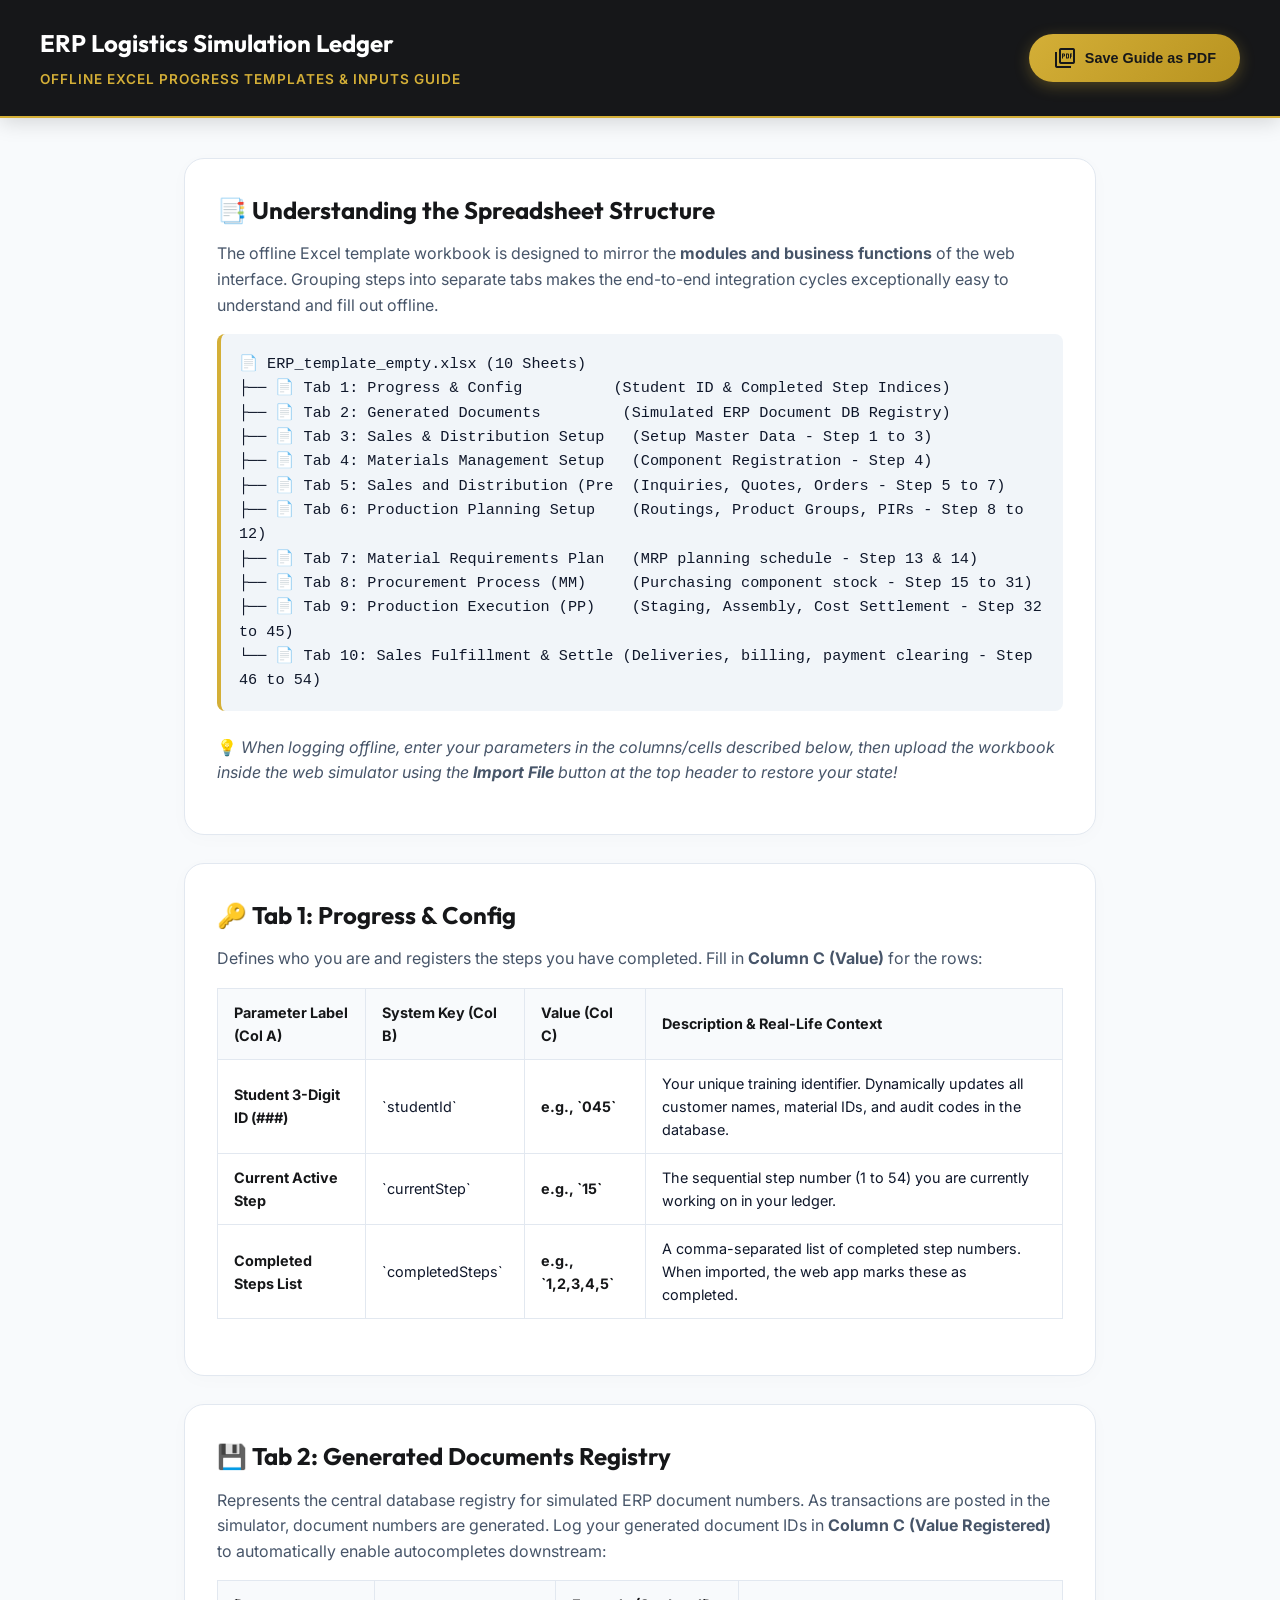
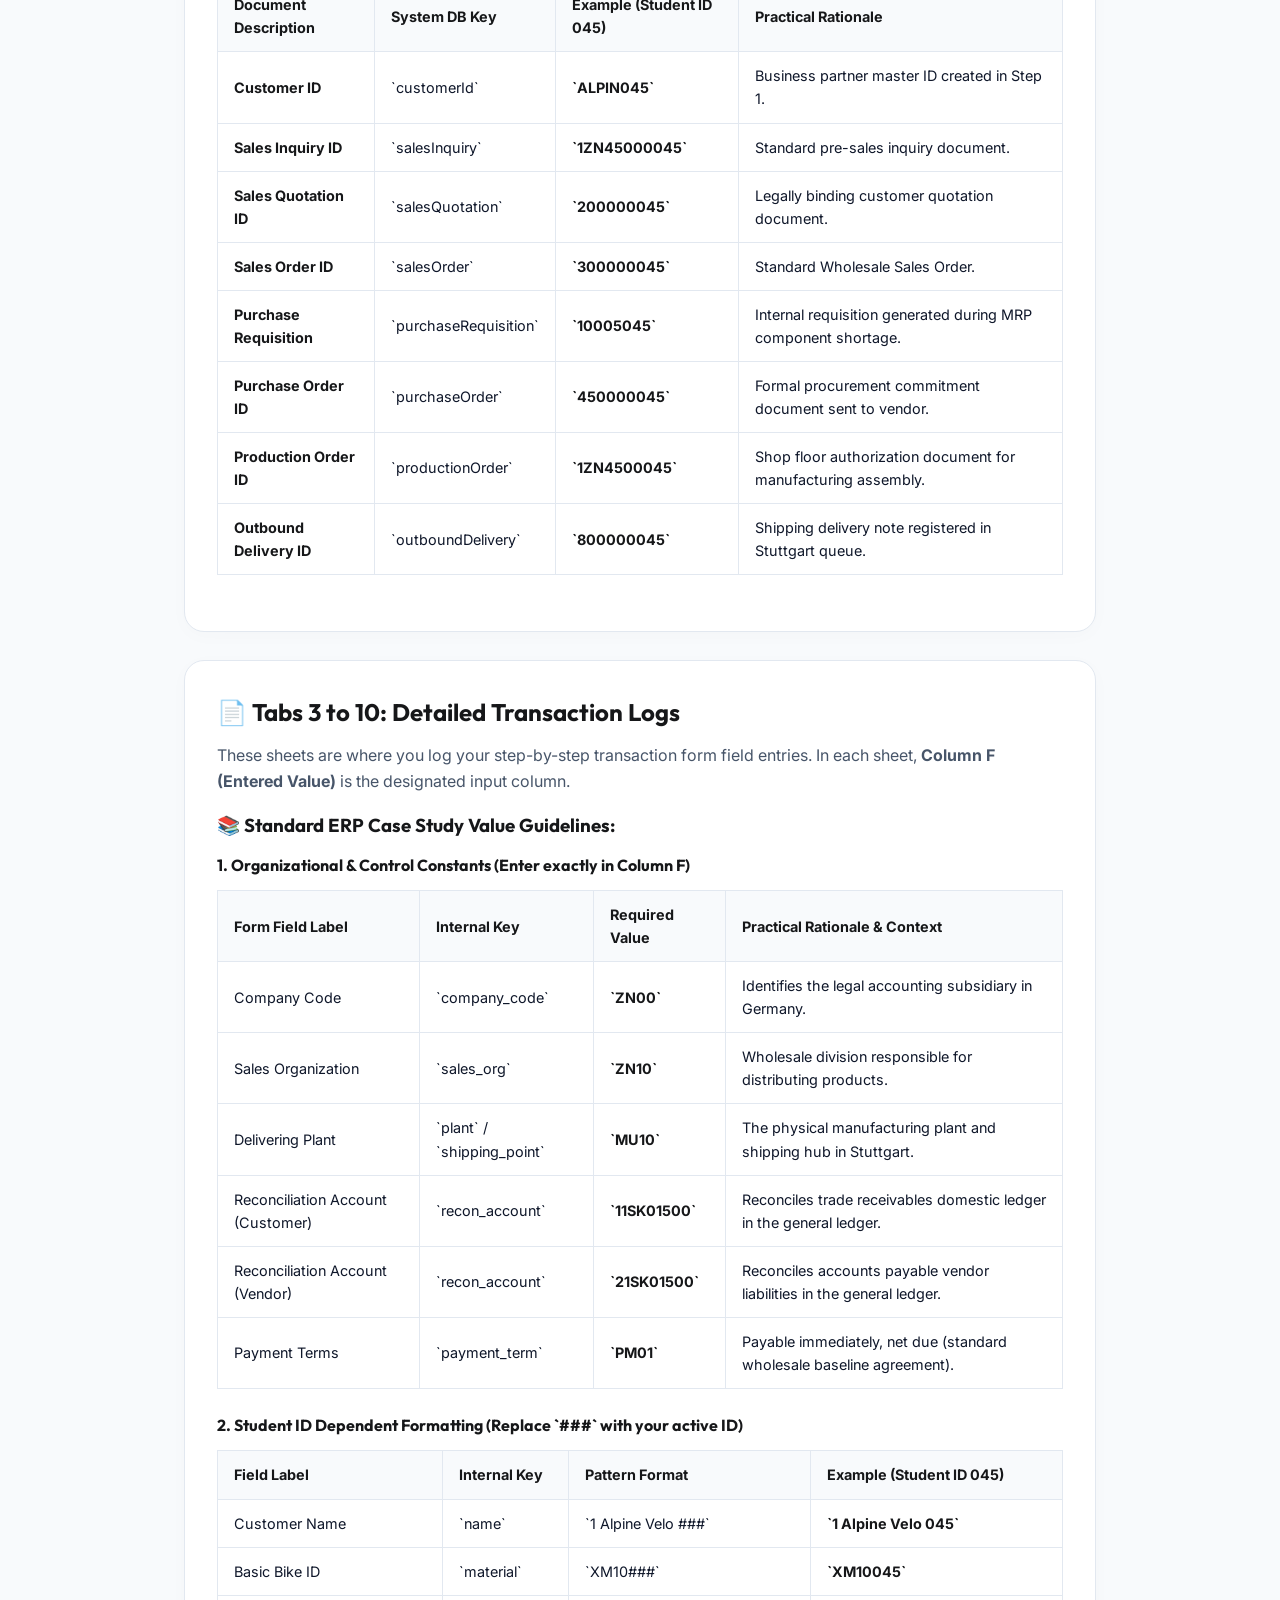
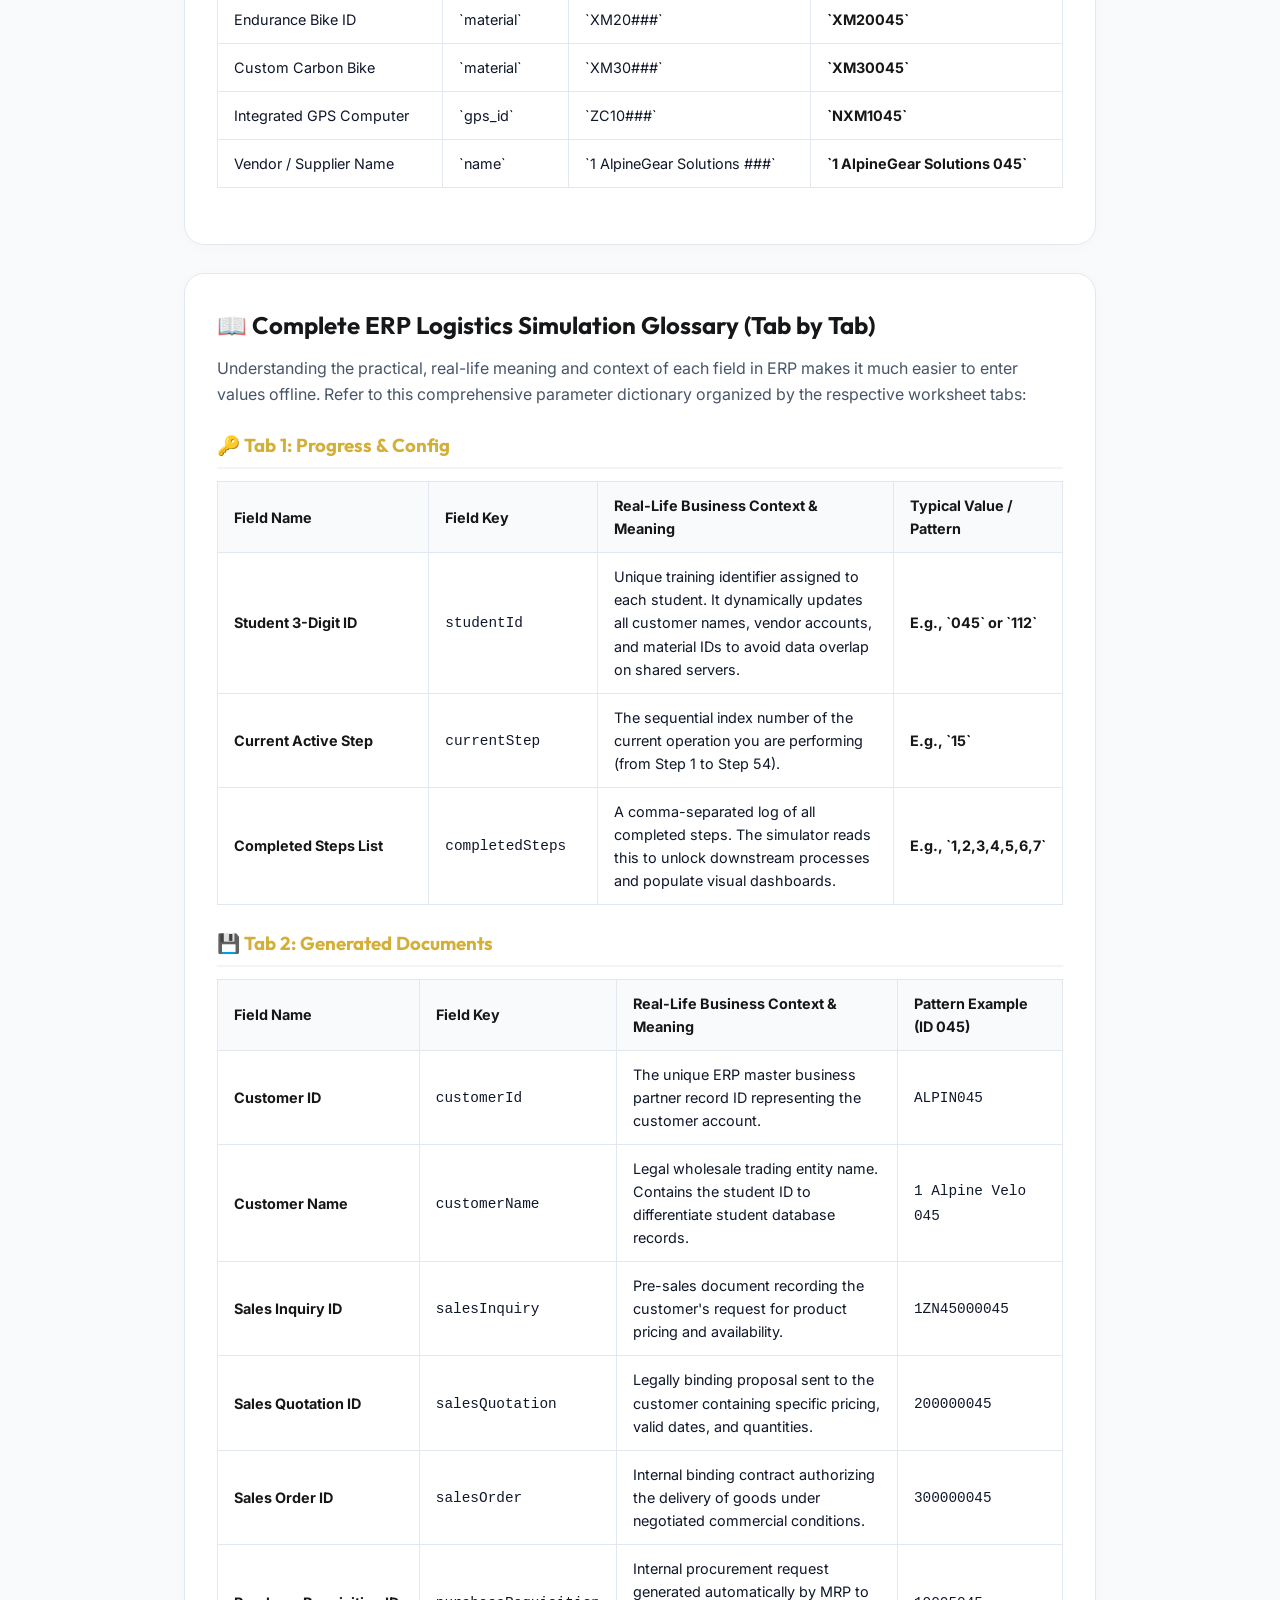
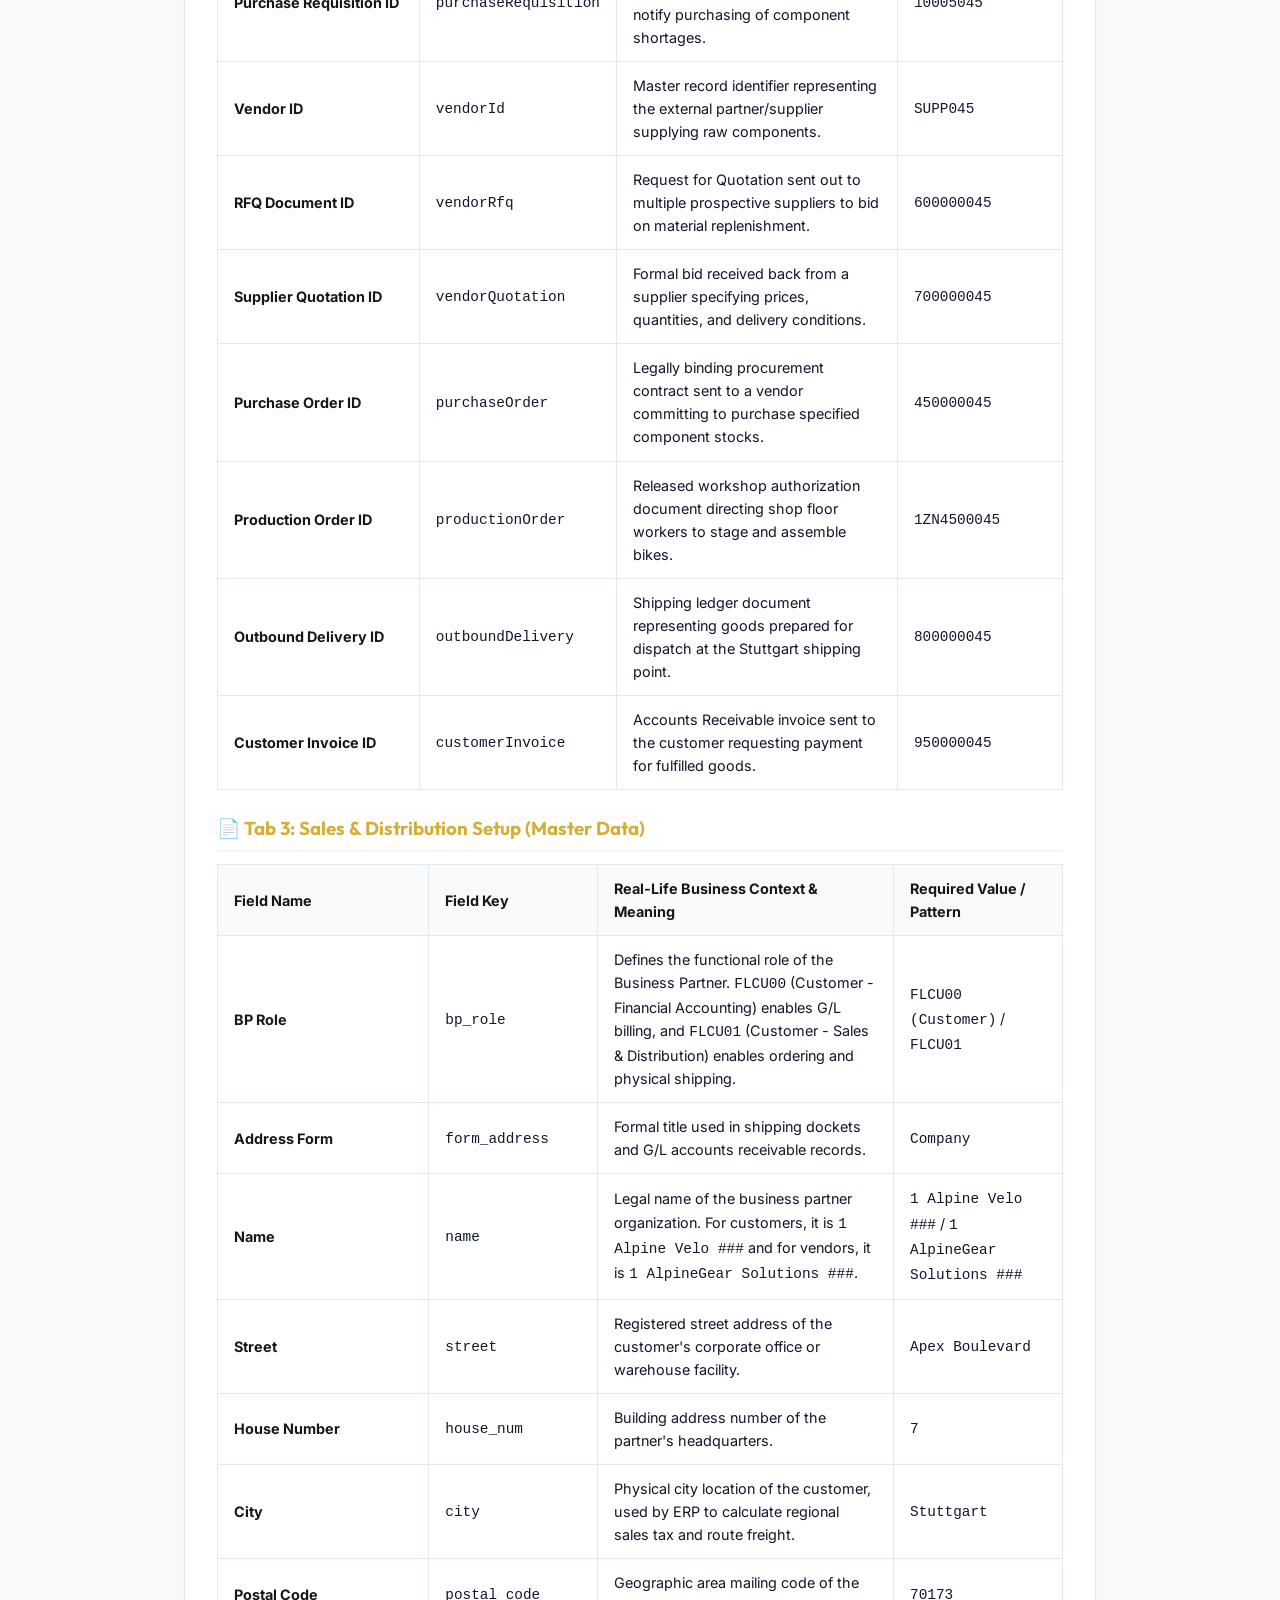
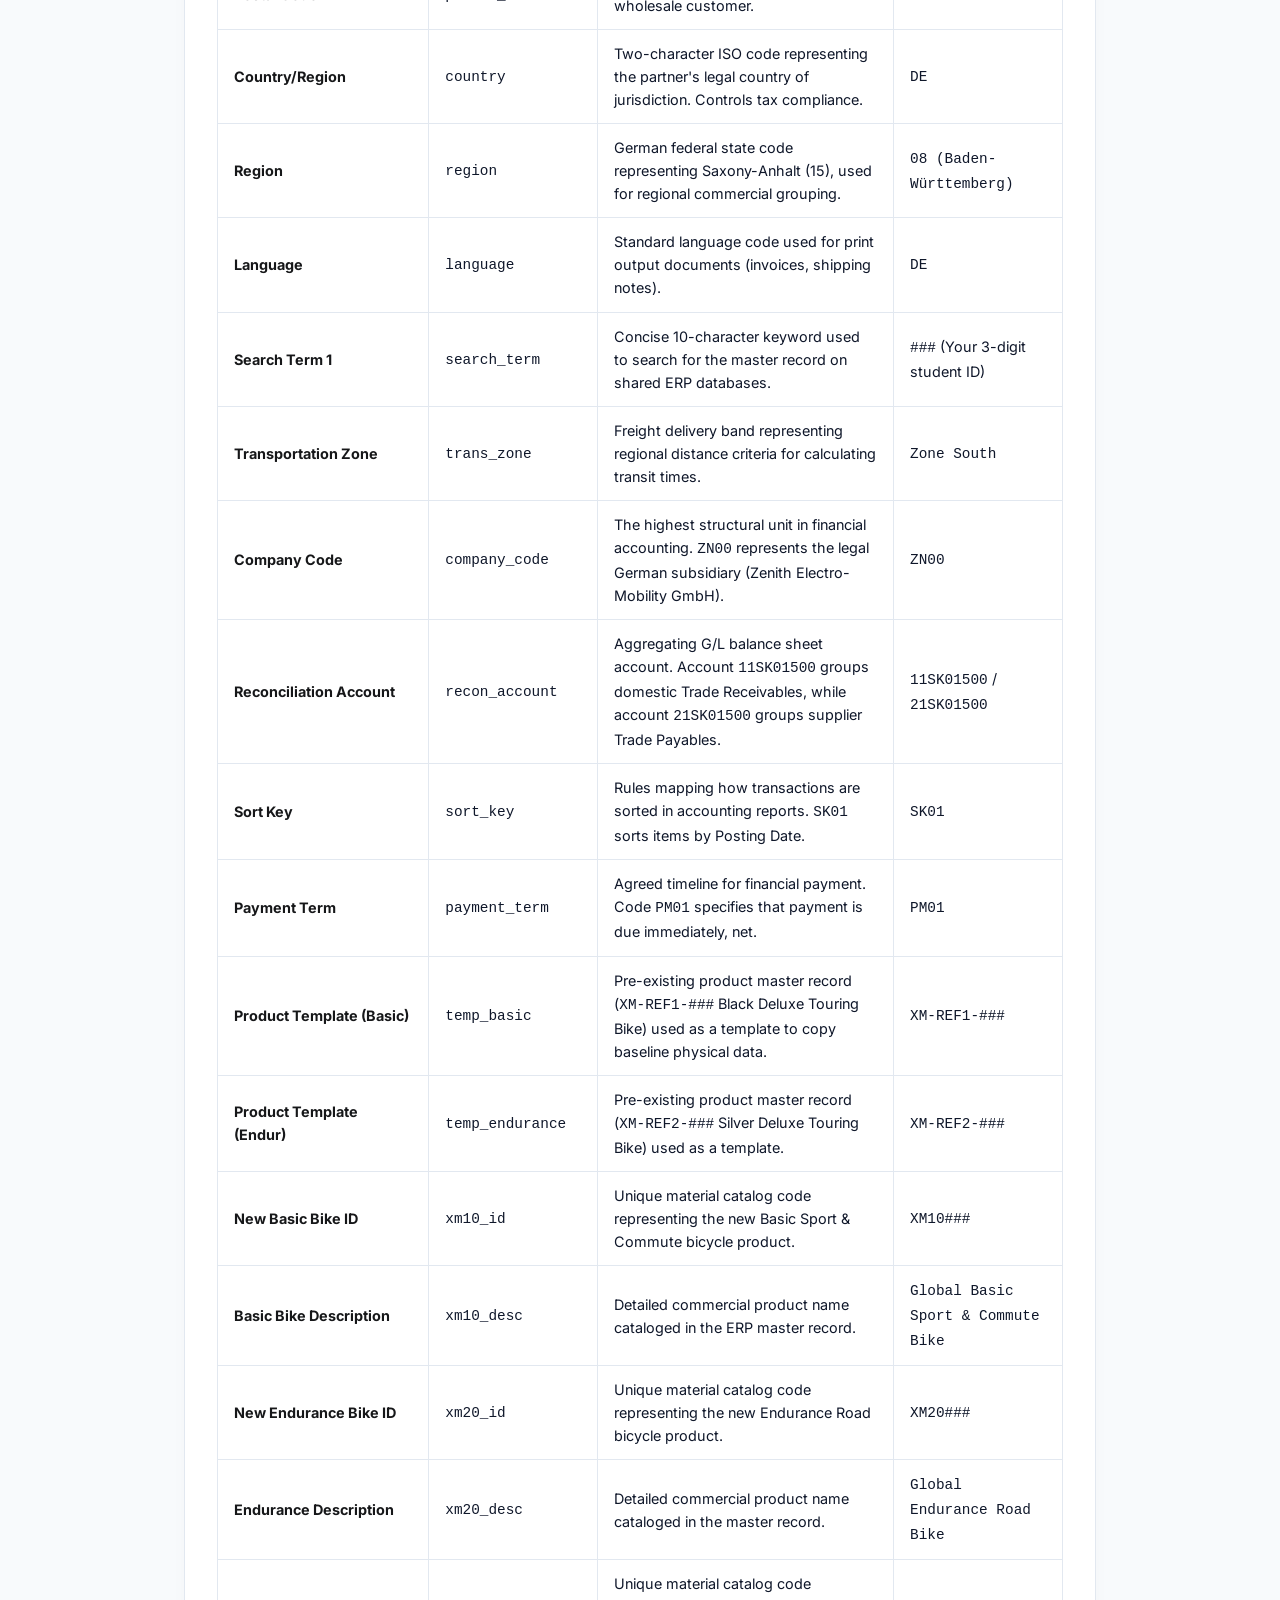
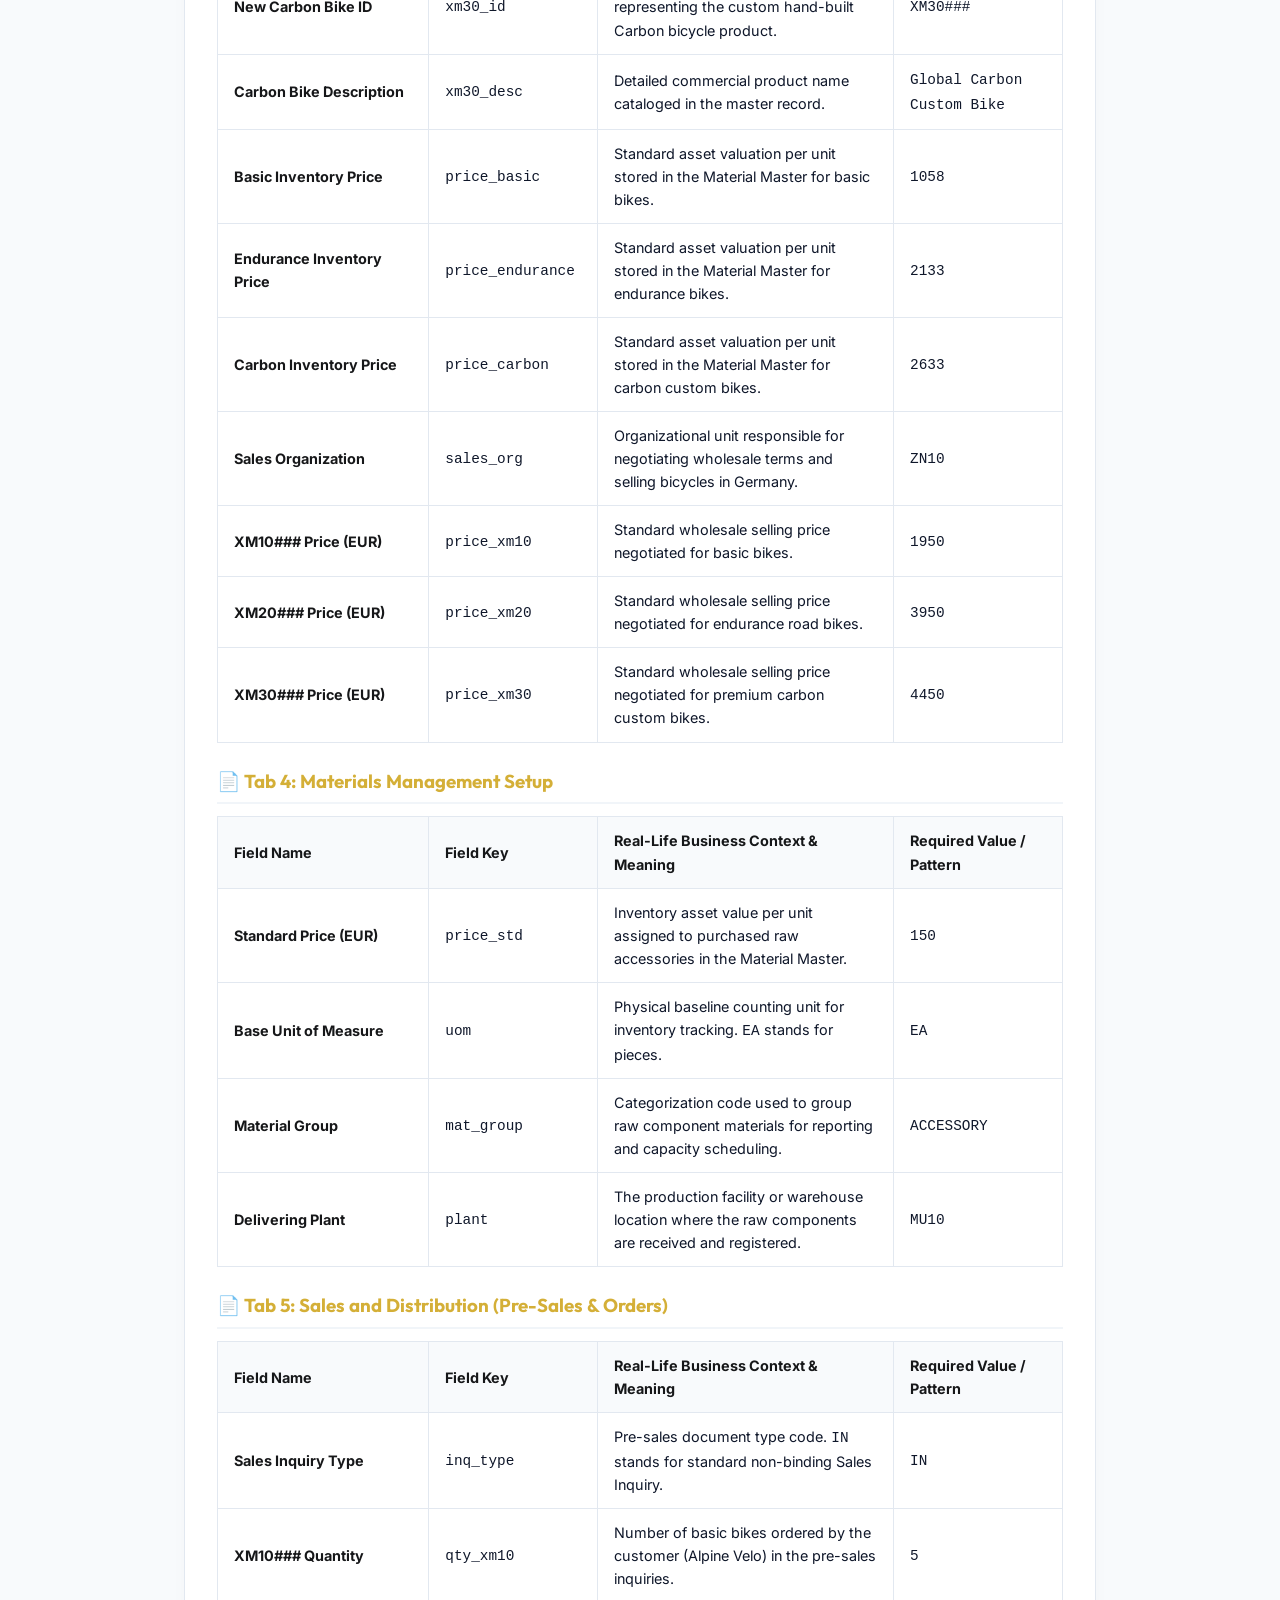
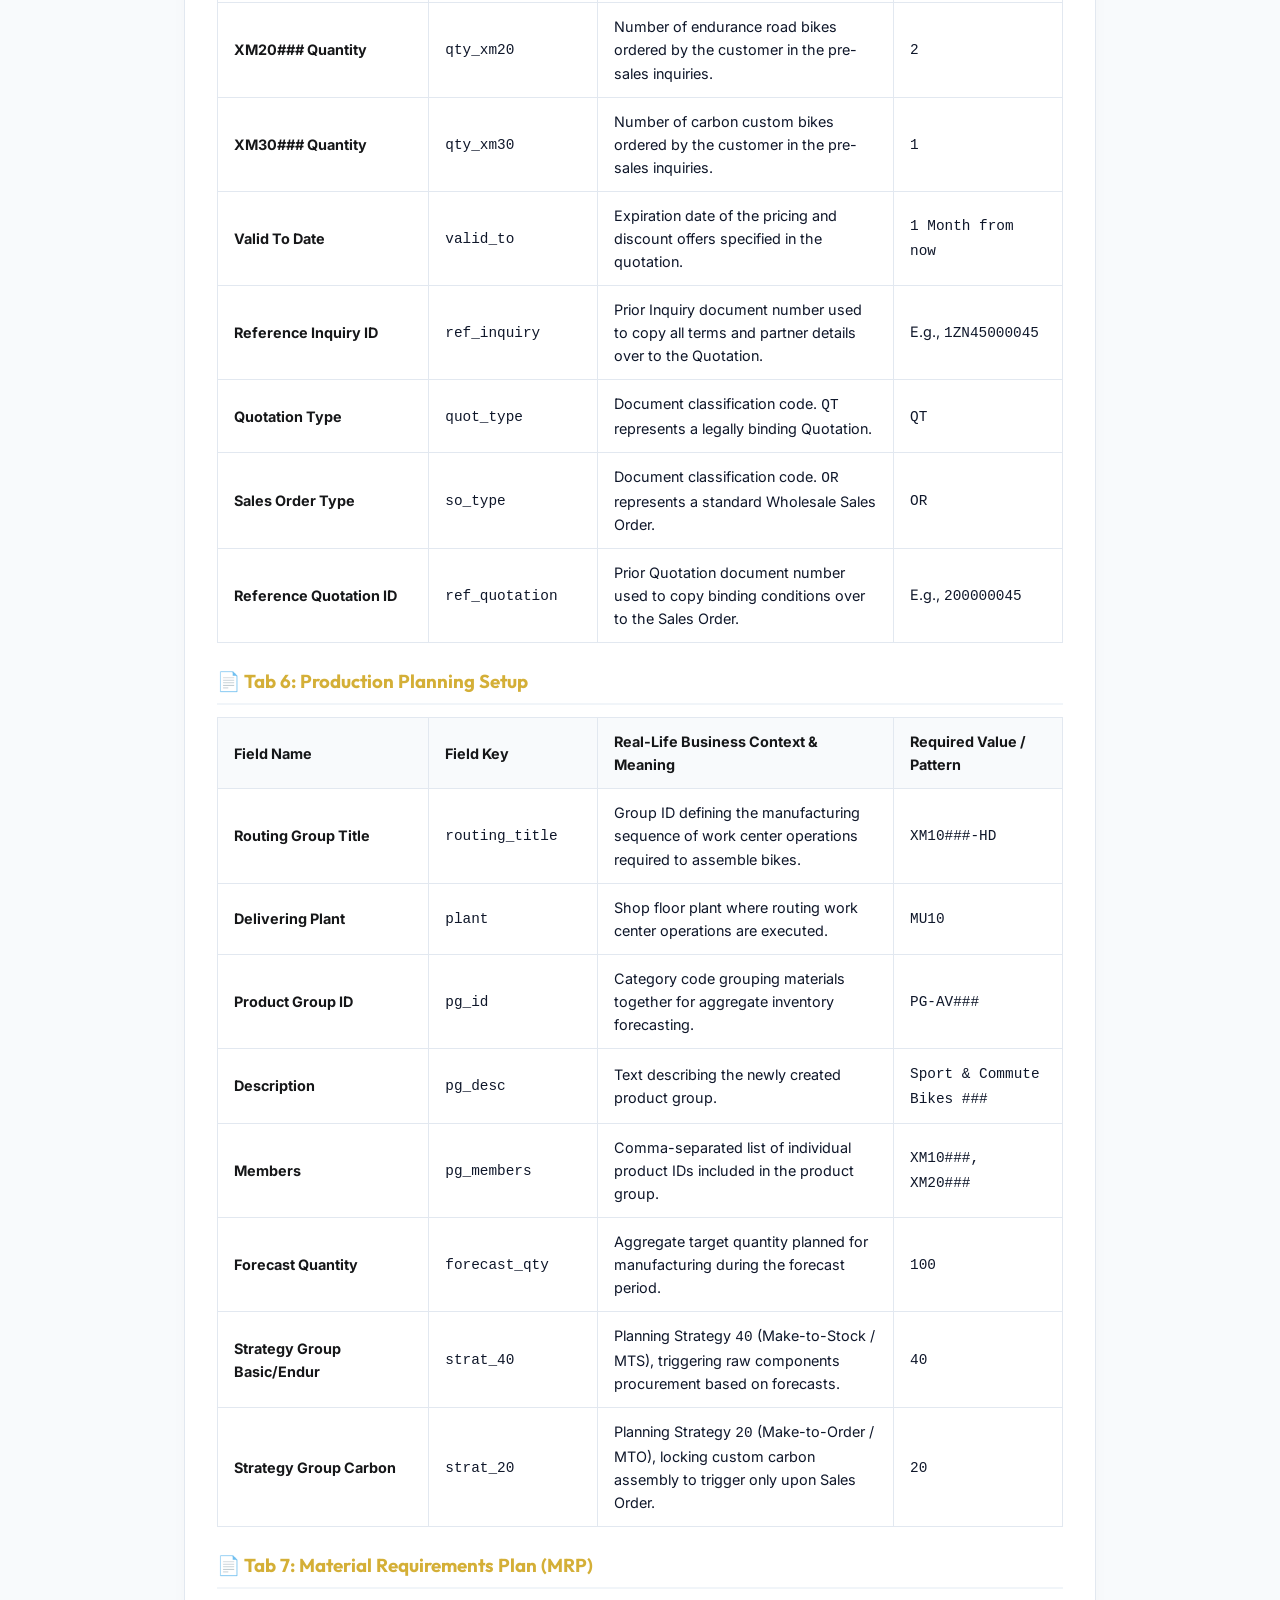
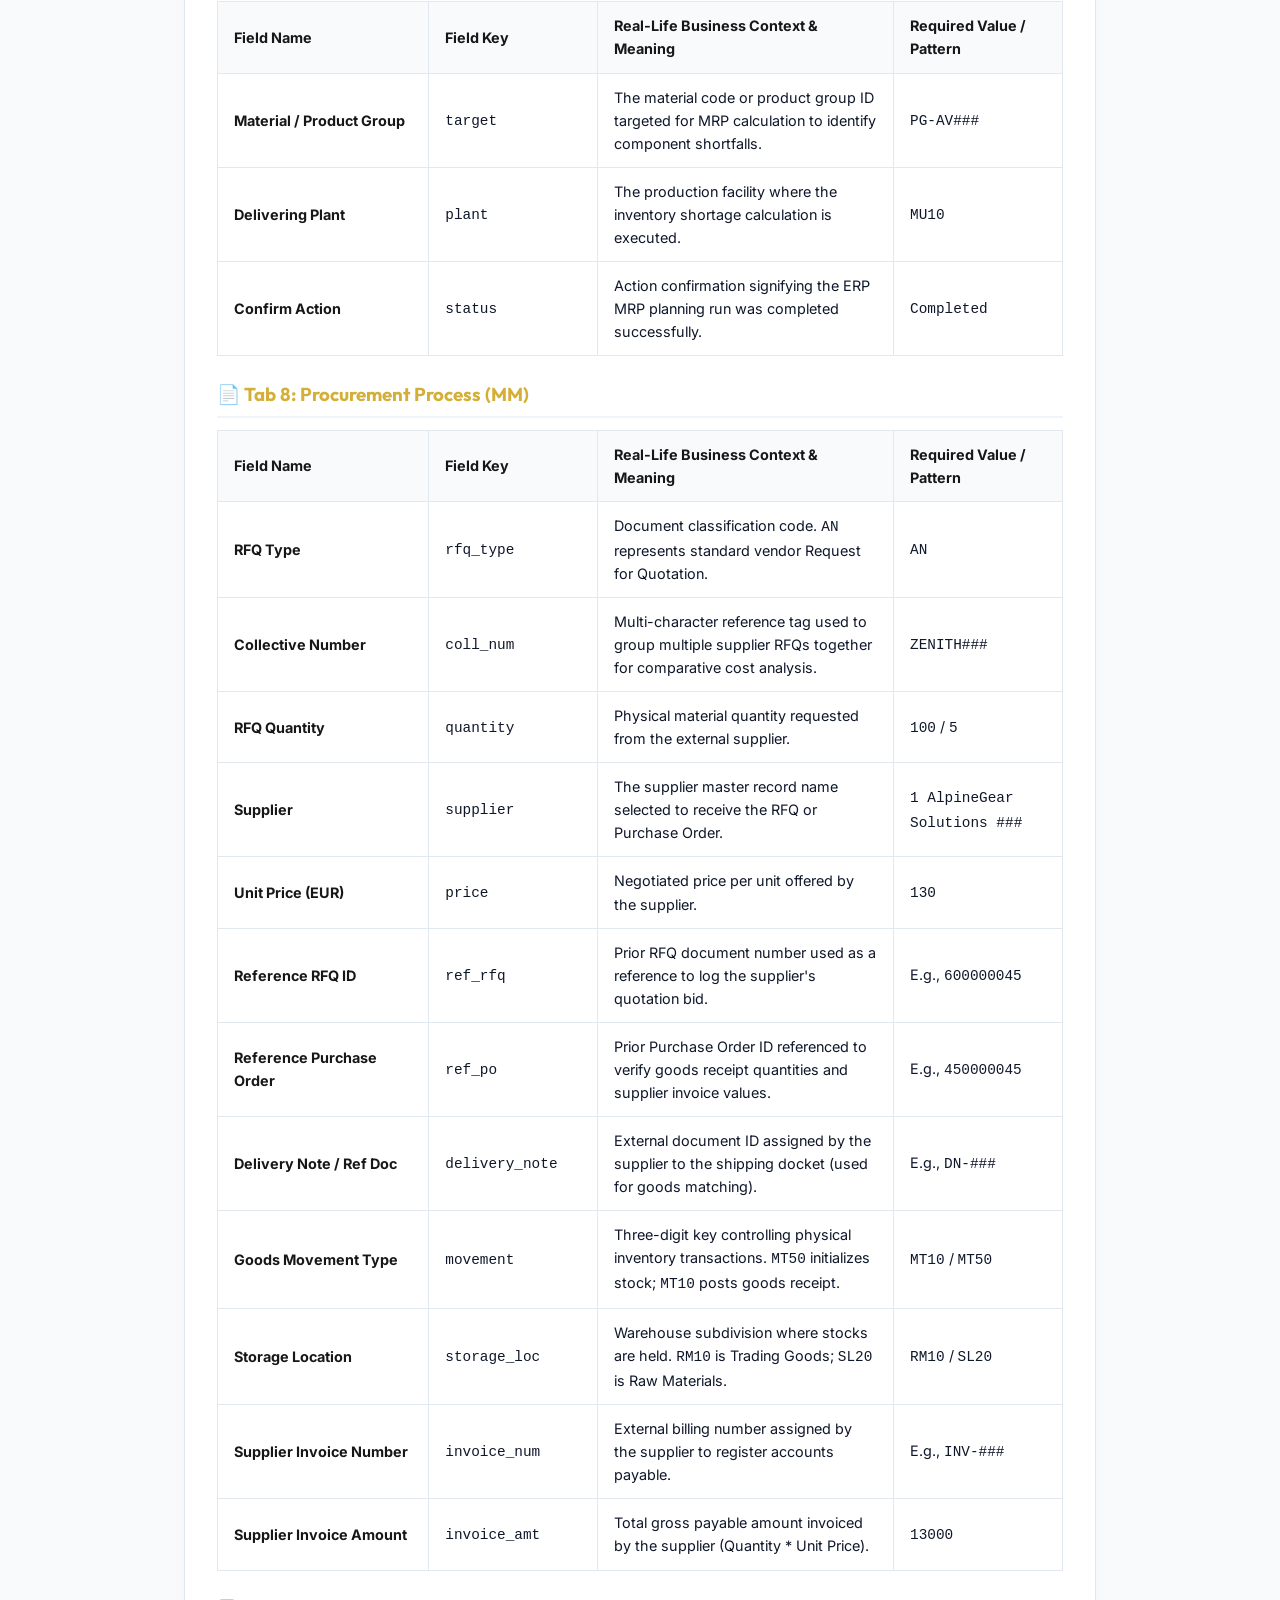
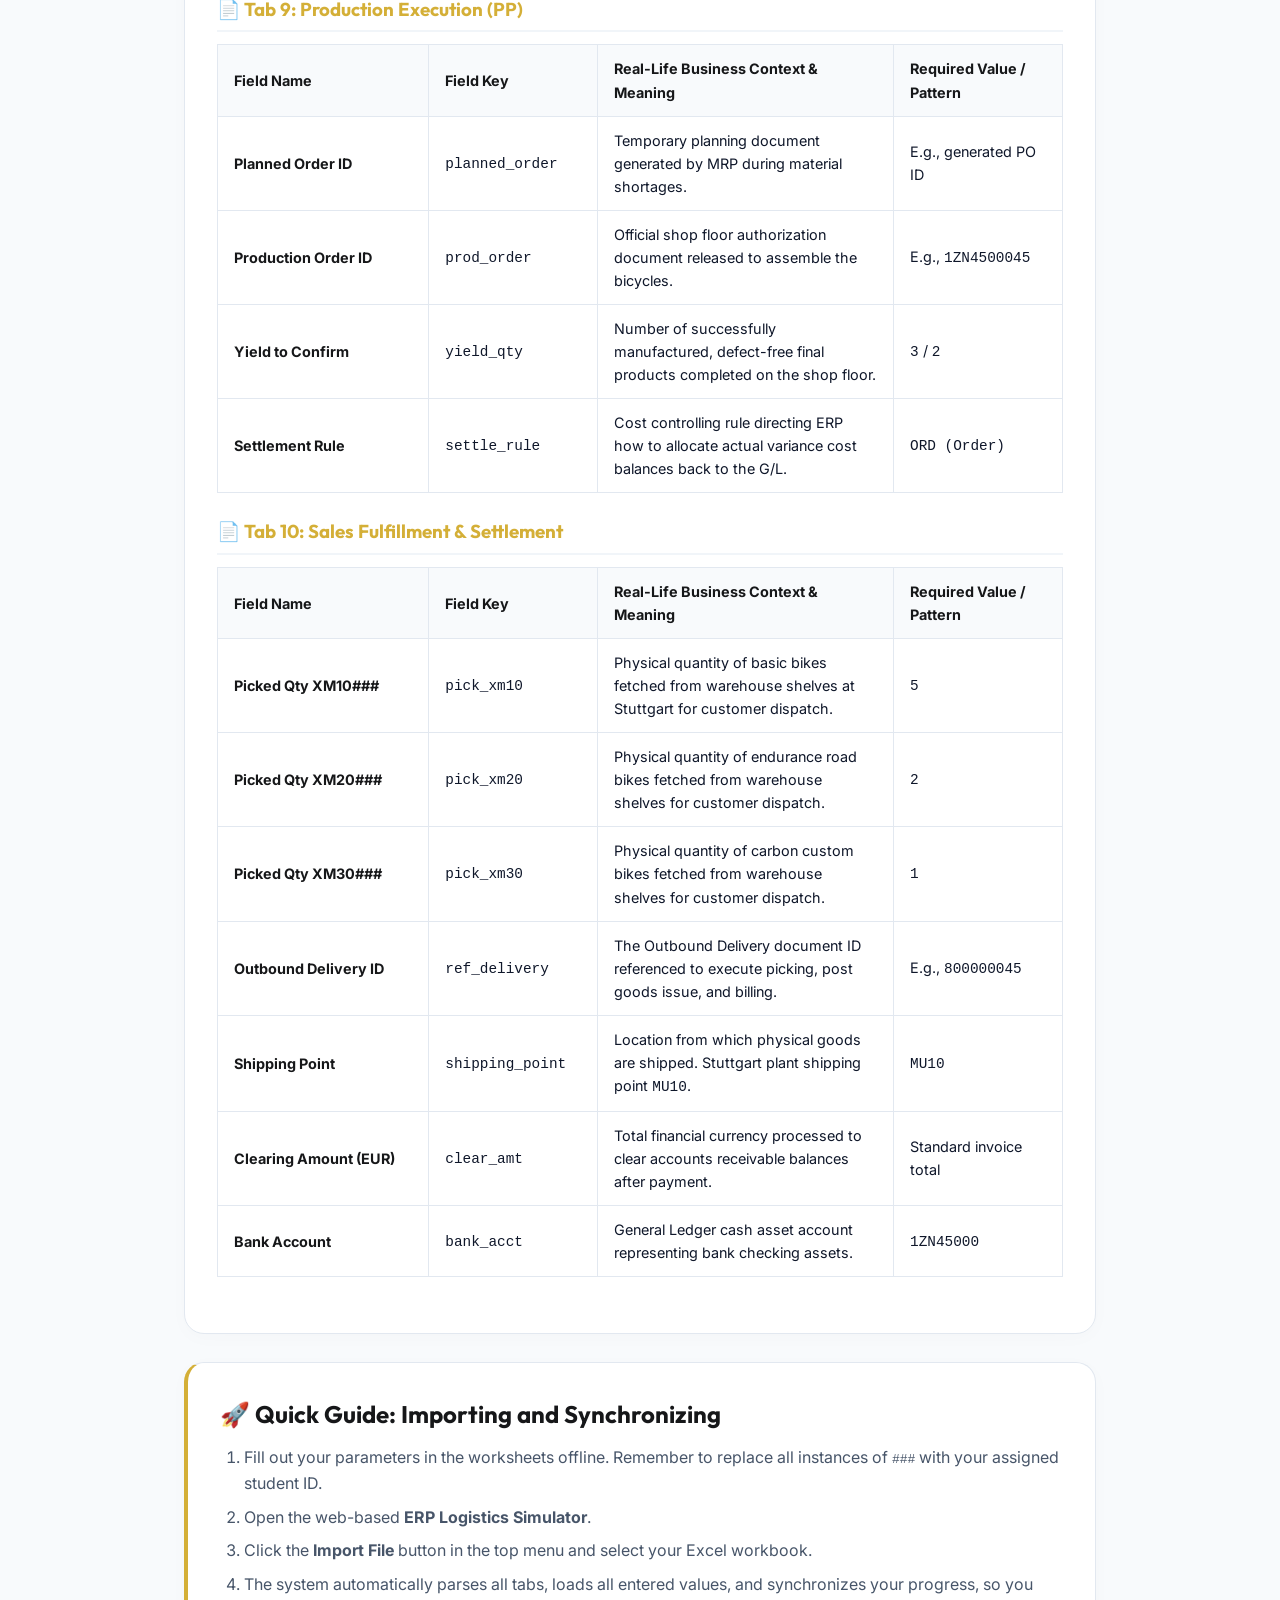
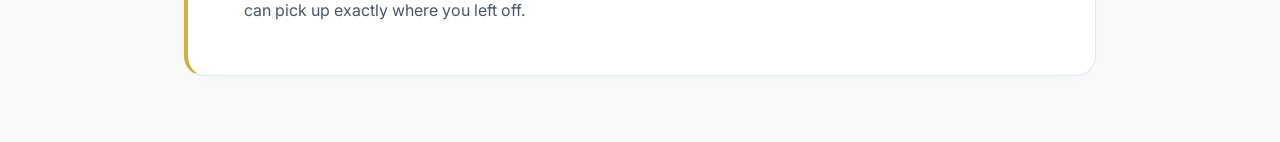
<file: EXCEL_GUIDE.html>
﻿<!DOCTYPE html>
<html lang="en">
<head>
  <meta charset="UTF-8">
  <meta name="viewport" content="width=device-width, initial-scale=1.0">
  <title>Offline Excel Ledger Instruction Guide - ERP ERP Logistics Simulator</title>
  <!-- Google Fonts -->
  <link rel="preconnect" href="https://fonts.googleapis.com">
  <link rel="preconnect" href="https://fonts.gstatic.com" crossorigin>
  <link href="https://fonts.googleapis.com/css2?family=Inter:wght@400;500;600;700&family=Outfit:wght@500;600;700;800&display=swap" rel="stylesheet">
  <!-- Google Material Symbols -->
  <link href="https://fonts.googleapis.com/css2?family=Material+Symbols+Outlined:opsz,wght,FILL,GRAD@20..48,100..700,0..1,-50..200" rel="stylesheet" />
  <style>
    :root {
      --primary: #d4af37; /* Metallic Yellow / Gold */
      --dark-grey: #161719; /* Deep Charcoal */
      --text-main: #0f172a;
      --text-muted: #475569;
      --border: #e2e8f0;
      --background: #f8fafc;
    }

    * {
      box-sizing: border-box;
      margin: 0;
      padding: 0;
    }

    body {
      font-family: 'Inter', sans-serif;
      color: var(--text-main);
      background-color: var(--background);
      line-height: 1.6;
      padding-bottom: 60px;
    }

    h1, h2, h3, h4 {
      font-family: 'Outfit', sans-serif;
      color: var(--dark-grey);
      margin-bottom: 12px;
      font-weight: 700;
    }

    /* Header Bar */
    header {
      background-color: var(--dark-grey);
      border-bottom: 2px solid var(--primary);
      color: #ffffff;
      padding: 24px 40px;
      display: flex;
      align-items: center;
      justify-content: space-between;
      position: sticky;
      top: 0;
      z-index: 100;
      box-shadow: 0 4px 20px rgba(0,0,0,0.15);
    }

    .header-title h1 {
      color: #ffffff;
      font-size: 1.5rem;
      margin-bottom: 4px;
    }

    .header-title span {
      color: var(--primary);
      font-size: 0.85rem;
      font-weight: 600;
      text-transform: uppercase;
      letter-spacing: 1px;
    }

    /* Print/PDF button styled beautifully in metallic gold */
    .btn-print {
      background: linear-gradient(135deg, var(--primary) 0%, #b89320 100%);
      color: #161719;
      border: none;
      padding: 12px 24px;
      border-radius: 9999px;
      font-size: 0.9rem;
      font-weight: 700;
      cursor: pointer;
      display: inline-flex;
      align-items: center;
      gap: 8px;
      box-shadow: 0 4px 15px rgba(212, 175, 55, 0.3);
      transition: all 0.3s cubic-bezier(0.34, 1.56, 0.64, 1);
    }

    .btn-print:hover {
      transform: translateY(-2px);
      box-shadow: 0 8px 25px rgba(212, 175, 55, 0.45);
    }

    .btn-print:active {
      transform: scale(0.95);
    }

    .material-symbols-outlined {
      font-variation-settings: 'FILL' 0, 'wght' 400, 'GRAD' 0, 'opsz' 24;
    }

    /* Content Area */
    .container {
      max-width: 960px;
      margin: 40px auto;
      padding: 0 24px;
    }

    .card {
      background: #ffffff;
      border: 1px solid var(--border);
      border-radius: 20px;
      padding: 32px;
      margin-bottom: 28px;
      box-shadow: 0 4px 20px rgba(0,0,0,0.02);
    }

    p {
      margin-bottom: 16px;
      color: var(--text-muted);
    }

    ol, ul {
      margin-bottom: 20px;
      padding-left: 24px;
    }

    li {
      margin-bottom: 8px;
      color: var(--text-muted);
    }

    /* Folder Structure Representation */
    .folder-tree {
      background-color: #f1f5f9;
      border-left: 4px solid var(--primary);
      border-radius: 8px;
      font-family: monospace;
      padding: 18px;
      margin-bottom: 24px;
      font-size: 0.95rem;
    }

    /* Table styling */
    table {
      width: 100%;
      border-collapse: collapse;
      margin-bottom: 24px;
      margin-top: 12px;
    }

    th, td {
      border: 1px solid var(--border);
      padding: 12px 16px;
      text-align: left;
      font-size: 0.9rem;
    }

    th {
      background-color: #f8fafc;
      font-weight: 700;
      color: var(--dark-grey);
    }

    td strong {
      color: var(--dark-grey);
    }

    .badge-primary {
      background-color: var(--primary);
      color: #161719;
      padding: 2px 8px;
      border-radius: 4px;
      font-size: 0.75rem;
      font-weight: 700;
    }

    /* Print styling rules */
    @media print {
      body {
        background-color: #ffffff;
        color: #000000;
        padding-bottom: 0;
      }
      header {
        display: none; /* Hide interactive header on paper */
      }
      .container {
        max-width: 100%;
        margin: 0;
        padding: 0;
      }
      .card {
        border: none;
        box-shadow: none;
        padding: 0;
        margin-bottom: 40px;
        page-break-inside: avoid;
      }
      th {
        background-color: #f1f5f9 !important;
        -webkit-print-color-adjust: exact;
        print-color-adjust: exact;
      }
      .badge-primary {
        border: 1px solid #000;
        color: #000;
      }
    }
  </style>
</head>
<body>

  <!-- Premium Dark Grey & Gold Header -->
  <header>
    <div class="header-title">
      <h1>ERP Logistics Simulation Ledger</h1>
      <span>Offline Excel Progress Templates &amp; Inputs Guide</span>
    </div>
    <button onclick="window.print()" class="btn-print">
      <span class="material-symbols-outlined">picture_as_pdf</span>
      <span>Save Guide as PDF</span>
    </button>
  </header>

  <div class="container">
    
    <!-- Card 1: Overview -->
    <div class="card">
      <h2>📑 Understanding the Spreadsheet Structure</h2>
      <p>The offline Excel template workbook is designed to mirror the <strong>modules and business functions</strong> of the web interface. Grouping steps into separate tabs makes the end-to-end integration cycles exceptionally easy to understand and fill out offline.</p>
      
      <div class="folder-tree">
📄 ERP_template_empty.xlsx (10 Sheets)<br>
├── 📄 Tab 1: Progress &amp; Config &nbsp; &nbsp; &nbsp; &nbsp; &nbsp;(Student ID &amp; Completed Step Indices)<br>
├── 📄 Tab 2: Generated Documents &nbsp; &nbsp; &nbsp; &nbsp; (Simulated ERP Document DB Registry)<br>
├── 📄 Tab 3: Sales &amp; Distribution Setup &nbsp; (Setup Master Data - Step 1 to 3)<br>
├── 📄 Tab 4: Materials Management Setup &nbsp; (Component Registration - Step 4)<br>
├── 📄 Tab 5: Sales and Distribution (Pre &nbsp;(Inquiries, Quotes, Orders - Step 5 to 7)<br>
├── 📄 Tab 6: Production Planning Setup &nbsp; &nbsp;(Routings, Product Groups, PIRs - Step 8 to 12)<br>
├── 📄 Tab 7: Material Requirements Plan &nbsp; (MRP planning schedule - Step 13 &amp; 14)<br>
├── 📄 Tab 8: Procurement Process (MM) &nbsp; &nbsp; (Purchasing component stock - Step 15 to 31)<br>
├── 📄 Tab 9: Production Execution (PP) &nbsp; &nbsp;(Staging, Assembly, Cost Settlement - Step 32 to 45)<br>
└── 📄 Tab 10: Sales Fulfillment &amp; Settle (Deliveries, billing, payment clearing - Step 46 to 54)
      </div>
      <p>💡 <em>When logging offline, enter your parameters in the columns/cells described below, then upload the workbook inside the web simulator using the <strong>Import File</strong> button at the top header to restore your state!</em></p>
    </div>

    <!-- Card 2: Tab 1 details -->
    <div class="card">
      <h2>🔑 Tab 1: Progress &amp; Config</h2>
      <p>Defines who you are and registers the steps you have completed. Fill in <strong>Column C (Value)</strong> for the rows:</p>
      <table>
        <thead>
          <tr>
            <th>Parameter Label (Col A)</th>
            <th>System Key (Col B)</th>
            <th>Value (Col C)</th>
            <th>Description &amp; Real-Life Context</th>
          </tr>
        </thead>
        <tbody>
          <tr>
            <td><strong>Student 3-Digit ID (###)</strong></td>
            <td>`studentId`</td>
            <td><strong>e.g., `045`</strong></td>
            <td>Your unique training identifier. Dynamically updates all customer names, material IDs, and audit codes in the database.</td>
          </tr>
          <tr>
            <td><strong>Current Active Step</strong></td>
            <td>`currentStep`</td>
            <td><strong>e.g., `15`</strong></td>
            <td>The sequential step number (1 to 54) you are currently working on in your ledger.</td>
          </tr>
          <tr>
            <td><strong>Completed Steps List</strong></td>
            <td>`completedSteps`</td>
            <td><strong>e.g., `1,2,3,4,5`</strong></td>
            <td>A comma-separated list of completed step numbers. When imported, the web app marks these as completed.</td>
          </tr>
        </tbody>
      </table>
    </div>

    <!-- Card 3: Tab 2 details -->
    <div class="card">
      <h2>💾 Tab 2: Generated Documents Registry</h2>
      <p>Represents the central database registry for simulated ERP document numbers. As transactions are posted in the simulator, document numbers are generated. Log your generated document IDs in <strong>Column C (Value Registered)</strong> to automatically enable autocompletes downstream:</p>
      <table>
        <thead>
          <tr>
            <th>Document Description</th>
            <th>System DB Key</th>
            <th>Example (Student ID 045)</th>
            <th>Practical Rationale</th>
          </tr>
        </thead>
        <tbody>
          <tr>
            <td><strong>Customer ID</strong></td>
            <td>`customerId`</td>
            <td><strong>`ALPIN045`</strong></td>
            <td>Business partner master ID created in Step 1.</td>
          </tr>
          <tr>
            <td><strong>Sales Inquiry ID</strong></td>
            <td>`salesInquiry`</td>
            <td><strong>`1ZN45000045`</strong></td>
            <td>Standard pre-sales inquiry document.</td>
          </tr>
          <tr>
            <td><strong>Sales Quotation ID</strong></td>
            <td>`salesQuotation`</td>
            <td><strong>`200000045`</strong></td>
            <td>Legally binding customer quotation document.</td>
          </tr>
          <tr>
            <td><strong>Sales Order ID</strong></td>
            <td>`salesOrder`</td>
            <td><strong>`300000045`</strong></td>
            <td>Standard Wholesale Sales Order.</td>
          </tr>
          <tr>
            <td><strong>Purchase Requisition</strong></td>
            <td>`purchaseRequisition`</td>
            <td><strong>`10005045`</strong></td>
            <td>Internal requisition generated during MRP component shortage.</td>
          </tr>
          <tr>
            <td><strong>Purchase Order ID</strong></td>
            <td>`purchaseOrder`</td>
            <td><strong>`450000045`</strong></td>
            <td>Formal procurement commitment document sent to vendor.</td>
          </tr>
          <tr>
            <td><strong>Production Order ID</strong></td>
            <td>`productionOrder`</td>
            <td><strong>`1ZN4500045`</strong></td>
            <td>Shop floor authorization document for manufacturing assembly.</td>
          </tr>
          <tr>
            <td><strong>Outbound Delivery ID</strong></td>
            <td>`outboundDelivery`</td>
            <td><strong>`800000045`</strong></td>
            <td>Shipping delivery note registered in Stuttgart queue.</td>
          </tr>
        </tbody>
      </table>
    </div>

    <!-- Card 4: Tab 3-10 details -->
    <div class="card">
      <h2>📄 Tabs 3 to 10: Detailed Transaction Logs</h2>
      <p>These sheets are where you log your step-by-step transaction form field entries. In each sheet, <strong>Column F (Entered Value)</strong> is the designated input column.</p>
      
      <h3>📚 Standard ERP Case Study Value Guidelines:</h3>
      
      <h4>1. Organizational &amp; Control Constants (Enter exactly in Column F)</h4>
      <table>
        <thead>
          <tr>
            <th>Form Field Label</th>
            <th>Internal Key</th>
            <th>Required Value</th>
            <th>Practical Rationale &amp; Context</th>
          </tr>
        </thead>
        <tbody>
          <tr>
            <td>Company Code</td>
            <td>`company_code`</td>
            <td><strong>`ZN00`</strong></td>
            <td>Identifies the legal accounting subsidiary in Germany.</td>
          </tr>
          <tr>
            <td>Sales Organization</td>
            <td>`sales_org`</td>
            <td><strong>`ZN10`</strong></td>
            <td>Wholesale division responsible for distributing products.</td>
          </tr>
          <tr>
            <td>Delivering Plant</td>
            <td>`plant` / `shipping_point`</td>
            <td><strong>`MU10`</strong></td>
            <td>The physical manufacturing plant and shipping hub in Stuttgart.</td>
          </tr>
          <tr>
            <td>Reconciliation Account (Customer)</td>
            <td>`recon_account`</td>
            <td><strong>`11SK01500`</strong></td>
            <td>Reconciles trade receivables domestic ledger in the general ledger.</td>
          </tr>
          <tr>
            <td>Reconciliation Account (Vendor)</td>
            <td>`recon_account`</td>
            <td><strong>`21SK01500`</strong></td>
            <td>Reconciles accounts payable vendor liabilities in the general ledger.</td>
          </tr>
          <tr>
            <td>Payment Terms</td>
            <td>`payment_term`</td>
            <td><strong>`PM01`</strong></td>
            <td>Payable immediately, net due (standard wholesale baseline agreement).</td>
          </tr>
        </tbody>
      </table>

      <h4>2. Student ID Dependent Formatting (Replace `###` with your active ID)</h4>
      <table>
        <thead>
          <tr>
            <th>Field Label</th>
            <th>Internal Key</th>
            <th>Pattern Format</th>
            <th>Example (Student ID 045)</th>
          </tr>
        </thead>
        <tbody>
          <tr>
            <td>Customer Name</td>
            <td>`name`</td>
            <td>`1 Alpine Velo ###`</td>
            <td><strong>`1 Alpine Velo 045`</strong></td>
          </tr>
          <tr>
            <td>Basic Bike ID</td>
            <td>`material`</td>
            <td>`XM10###`</td>
            <td><strong>`XM10045`</strong></td>
          </tr>
          <tr>
            <td>Endurance Bike ID</td>
            <td>`material`</td>
            <td>`XM20###`</td>
            <td><strong>`XM20045`</strong></td>
          </tr>
          <tr>
            <td>Custom Carbon Bike</td>
            <td>`material`</td>
            <td>`XM30###`</td>
            <td><strong>`XM30045`</strong></td>
          </tr>
          <tr>
            <td>Integrated GPS Computer</td>
            <td>`gps_id`</td>
            <td>`ZC10###`</td>
            <td><strong>`NXM1045`</strong></td>
          </tr>
          <tr>
            <td>Vendor / Supplier Name</td>
            <td>`name`</td>
            <td>`1 AlpineGear Solutions ###`</td>
            <td><strong>`1 AlpineGear Solutions 045`</strong></td>
          </tr>
        </tbody>
      </table>
    </div>

    <!-- Card 5: Business Fields Glossary -->
    <div class="card">
      <h2>📖 Complete ERP Logistics Simulation Glossary (Tab by Tab)</h2>
      <p>Understanding the practical, real-life meaning and context of each field in ERP makes it much easier to enter values offline. Refer to this comprehensive parameter dictionary organized by the respective worksheet tabs:</p>

      <h3 style="margin-top: 24px; color: var(--primary); border-bottom: 2px solid #f1f5f9; padding-bottom: 6px;">🔑 Tab 1: Progress &amp; Config</h3>
      <table>
        <thead>
          <tr>
            <th style="width: 25%;">Field Name</th>
            <th style="width: 20%;">Field Key</th>
            <th style="width: 35%;">Real-Life Business Context &amp; Meaning</th>
            <th style="width: 20%;">Typical Value / Pattern</th>
          </tr>
        </thead>
        <tbody>
          <tr>
            <td><strong>Student 3-Digit ID</strong></td>
            <td><code>studentId</code></td>
            <td>Unique training identifier assigned to each student. It dynamically updates all customer names, vendor accounts, and material IDs to avoid data overlap on shared servers.</td>
            <td><strong>E.g., `045` or `112`</strong></td>
          </tr>
          <tr>
            <td><strong>Current Active Step</strong></td>
            <td><code>currentStep</code></td>
            <td>The sequential index number of the current operation you are performing (from Step 1 to Step 54).</td>
            <td><strong>E.g., `15`</strong></td>
          </tr>
          <tr>
            <td><strong>Completed Steps List</strong></td>
            <td><code>completedSteps</code></td>
            <td>A comma-separated log of all completed steps. The simulator reads this to unlock downstream processes and populate visual dashboards.</td>
            <td><strong>E.g., `1,2,3,4,5,6,7`</strong></td>
          </tr>
        </tbody>
      </table>

      <h3 style="margin-top: 24px; color: var(--primary); border-bottom: 2px solid #f1f5f9; padding-bottom: 6px;">💾 Tab 2: Generated Documents</h3>
      <table>
        <thead>
          <tr>
            <th style="width: 25%;">Field Name</th>
            <th style="width: 20%;">Field Key</th>
            <th style="width: 35%;">Real-Life Business Context &amp; Meaning</th>
            <th style="width: 20%;">Pattern Example (ID 045)</th>
          </tr>
        </thead>
        <tbody>
          <tr>
            <td><strong>Customer ID</strong></td>
            <td><code>customerId</code></td>
            <td>The unique ERP master business partner record ID representing the customer account.</td>
            <td><code>ALPIN045</code></td>
          </tr>
          <tr>
            <td><strong>Customer Name</strong></td>
            <td><code>customerName</code></td>
            <td>Legal wholesale trading entity name. Contains the student ID to differentiate student database records.</td>
            <td><code>1 Alpine Velo 045</code></td>
          </tr>
          <tr>
            <td><strong>Sales Inquiry ID</strong></td>
            <td><code>salesInquiry</code></td>
            <td>Pre-sales document recording the customer's request for product pricing and availability.</td>
            <td><code>1ZN45000045</code></td>
          </tr>
          <tr>
            <td><strong>Sales Quotation ID</strong></td>
            <td><code>salesQuotation</code></td>
            <td>Legally binding proposal sent to the customer containing specific pricing, valid dates, and quantities.</td>
            <td><code>200000045</code></td>
          </tr>
          <tr>
            <td><strong>Sales Order ID</strong></td>
            <td><code>salesOrder</code></td>
            <td>Internal binding contract authorizing the delivery of goods under negotiated commercial conditions.</td>
            <td><code>300000045</code></td>
          </tr>
          <tr>
            <td><strong>Purchase Requisition ID</strong></td>
            <td><code>purchaseRequisition</code></td>
            <td>Internal procurement request generated automatically by MRP to notify purchasing of component shortages.</td>
            <td><code>10005045</code></td>
          </tr>
          <tr>
            <td><strong>Vendor ID</strong></td>
            <td><code>vendorId</code></td>
            <td>Master record identifier representing the external partner/supplier supplying raw components.</td>
            <td><code>SUPP045</code></td>
          </tr>
          <tr>
            <td><strong>RFQ Document ID</strong></td>
            <td><code>vendorRfq</code></td>
            <td>Request for Quotation sent out to multiple prospective suppliers to bid on material replenishment.</td>
            <td><code>600000045</code></td>
          </tr>
          <tr>
            <td><strong>Supplier Quotation ID</strong></td>
            <td><code>vendorQuotation</code></td>
            <td>Formal bid received back from a supplier specifying prices, quantities, and delivery conditions.</td>
            <td><code>700000045</code></td>
          </tr>
          <tr>
            <td><strong>Purchase Order ID</strong></td>
            <td><code>purchaseOrder</code></td>
            <td>Legally binding procurement contract sent to a vendor committing to purchase specified component stocks.</td>
            <td><code>450000045</code></td>
          </tr>
          <tr>
            <td><strong>Production Order ID</strong></td>
            <td><code>productionOrder</code></td>
            <td>Released workshop authorization document directing shop floor workers to stage and assemble bikes.</td>
            <td><code>1ZN4500045</code></td>
          </tr>
          <tr>
            <td><strong>Outbound Delivery ID</strong></td>
            <td><code>outboundDelivery</code></td>
            <td>Shipping ledger document representing goods prepared for dispatch at the Stuttgart shipping point.</td>
            <td><code>800000045</code></td>
          </tr>
          <tr>
            <td><strong>Customer Invoice ID</strong></td>
            <td><code>customerInvoice</code></td>
            <td>Accounts Receivable invoice sent to the customer requesting payment for fulfilled goods.</td>
            <td><code>950000045</code></td>
          </tr>
        </tbody>
      </table>

      <h3 style="margin-top: 24px; color: var(--primary); border-bottom: 2px solid #f1f5f9; padding-bottom: 6px;">📄 Tab 3: Sales &amp; Distribution Setup (Master Data)</h3>
      <table>
        <thead>
          <tr>
            <th style="width: 25%;">Field Name</th>
            <th style="width: 20%;">Field Key</th>
            <th style="width: 35%;">Real-Life Business Context &amp; Meaning</th>
            <th style="width: 20%;">Required Value / Pattern</th>
          </tr>
        </thead>
        <tbody>
          <tr>
            <td><strong>BP Role</strong></td>
            <td><code>bp_role</code></td>
            <td>Defines the functional role of the Business Partner. <code>FLCU00</code> (Customer - Financial Accounting) enables G/L billing, and <code>FLCU01</code> (Customer - Sales &amp; Distribution) enables ordering and physical shipping.</td>
            <td><code>FLCU00 (Customer)</code> / <code>FLCU01</code></td>
          </tr>
          <tr>
            <td><strong>Address Form</strong></td>
            <td><code>form_address</code></td>
            <td>Formal title used in shipping dockets and G/L accounts receivable records.</td>
            <td><code>Company</code></td>
          </tr>
          <tr>
            <td><strong>Name</strong></td>
            <td><code>name</code></td>
            <td>Legal name of the business partner organization. For customers, it is <code>1 Alpine Velo ###</code> and for vendors, it is <code>1 AlpineGear Solutions ###</code>.</td>
            <td><code>1 Alpine Velo ###</code> / <code>1 AlpineGear Solutions ###</code></td>
          </tr>
          <tr>
            <td><strong>Street</strong></td>
            <td><code>street</code></td>
            <td>Registered street address of the customer's corporate office or warehouse facility.</td>
            <td><code>Apex Boulevard</code></td>
          </tr>
          <tr>
            <td><strong>House Number</strong></td>
            <td><code>house_num</code></td>
            <td>Building address number of the partner's headquarters.</td>
            <td><code>7</code></td>
          </tr>
          <tr>
            <td><strong>City</strong></td>
            <td><code>city</code></td>
            <td>Physical city location of the customer, used by ERP to calculate regional sales tax and route freight.</td>
            <td><code>Stuttgart</code></td>
          </tr>
          <tr>
            <td><strong>Postal Code</strong></td>
            <td><code>postal_code</code></td>
            <td>Geographic area mailing code of the wholesale customer.</td>
            <td><code>70173</code></td>
          </tr>
          <tr>
            <td><strong>Country/Region</strong></td>
            <td><code>country</code></td>
            <td>Two-character ISO code representing the partner's legal country of jurisdiction. Controls tax compliance.</td>
            <td><code>DE</code></td>
          </tr>
          <tr>
            <td><strong>Region</strong></td>
            <td><code>region</code></td>
            <td>German federal state code representing Saxony-Anhalt (15), used for regional commercial grouping.</td>
            <td><code>08 (Baden-Württemberg)</code></td>
          </tr>
          <tr>
            <td><strong>Language</strong></td>
            <td><code>language</code></td>
            <td>Standard language code used for print output documents (invoices, shipping notes).</td>
            <td><code>DE</code></td>
          </tr>
          <tr>
            <td><strong>Search Term 1</strong></td>
            <td><code>search_term</code></td>
            <td>Concise 10-character keyword used to search for the master record on shared ERP databases.</td>
            <td><code>###</code> (Your 3-digit student ID)</td>
          </tr>
          <tr>
            <td><strong>Transportation Zone</strong></td>
            <td><code>trans_zone</code></td>
            <td>Freight delivery band representing regional distance criteria for calculating transit times.</td>
            <td><code>Zone South</code></td>
          </tr>
          <tr>
            <td><strong>Company Code</strong></td>
            <td><code>company_code</code></td>
            <td>The highest structural unit in financial accounting. <code>ZN00</code> represents the legal German subsidiary (Zenith Electro-Mobility GmbH).</td>
            <td><code>ZN00</code></td>
          </tr>
          <tr>
            <td><strong>Reconciliation Account</strong></td>
            <td><code>recon_account</code></td>
            <td>Aggregating G/L balance sheet account. Account <code>11SK01500</code> groups domestic Trade Receivables, while account <code>21SK01500</code> groups supplier Trade Payables.</td>
            <td><code>11SK01500</code> / <code>21SK01500</code></td>
          </tr>
          <tr>
            <td><strong>Sort Key</strong></td>
            <td><code>sort_key</code></td>
            <td>Rules mapping how transactions are sorted in accounting reports. <code>SK01</code> sorts items by Posting Date.</td>
            <td><code>SK01</code></td>
          </tr>
          <tr>
            <td><strong>Payment Term</strong></td>
            <td><code>payment_term</code></td>
            <td>Agreed timeline for financial payment. Code <code>PM01</code> specifies that payment is due immediately, net.</td>
            <td><code>PM01</code></td>
          </tr>
          <tr>
            <td><strong>Product Template (Basic)</strong></td>
            <td><code>temp_basic</code></td>
            <td>Pre-existing product master record (<code>XM-REF1-###</code> Black Deluxe Touring Bike) used as a template to copy baseline physical data.</td>
            <td><code>XM-REF1-###</code></td>
          </tr>
          <tr>
            <td><strong>Product Template (Endur)</strong></td>
            <td><code>temp_endurance</code></td>
            <td>Pre-existing product master record (<code>XM-REF2-###</code> Silver Deluxe Touring Bike) used as a template.</td>
            <td><code>XM-REF2-###</code></td>
          </tr>
          <tr>
            <td><strong>New Basic Bike ID</strong></td>
            <td><code>xm10_id</code></td>
            <td>Unique material catalog code representing the new Basic Sport &amp; Commute bicycle product.</td>
            <td><code>XM10###</code></td>
          </tr>
          <tr>
            <td><strong>Basic Bike Description</strong></td>
            <td><code>xm10_desc</code></td>
            <td>Detailed commercial product name cataloged in the ERP master record.</td>
            <td><code>Global Basic Sport &amp; Commute Bike</code></td>
          </tr>
          <tr>
            <td><strong>New Endurance Bike ID</strong></td>
            <td><code>xm20_id</code></td>
            <td>Unique material catalog code representing the new Endurance Road bicycle product.</td>
            <td><code>XM20###</code></td>
          </tr>
          <tr>
            <td><strong>Endurance Description</strong></td>
            <td><code>xm20_desc</code></td>
            <td>Detailed commercial product name cataloged in the master record.</td>
            <td><code>Global Endurance Road Bike</code></td>
          </tr>
          <tr>
            <td><strong>New Carbon Bike ID</strong></td>
            <td><code>xm30_id</code></td>
            <td>Unique material catalog code representing the custom hand-built Carbon bicycle product.</td>
            <td><code>XM30###</code></td>
          </tr>
          <tr>
            <td><strong>Carbon Bike Description</strong></td>
            <td><code>xm30_desc</code></td>
            <td>Detailed commercial product name cataloged in the master record.</td>
            <td><code>Global Carbon Custom Bike</code></td>
          </tr>
          <tr>
            <td><strong>Basic Inventory Price</strong></td>
            <td><code>price_basic</code></td>
            <td>Standard asset valuation per unit stored in the Material Master for basic bikes.</td>
            <td><code>1058</code></td>
          </tr>
          <tr>
            <td><strong>Endurance Inventory Price</strong></td>
            <td><code>price_endurance</code></td>
            <td>Standard asset valuation per unit stored in the Material Master for endurance bikes.</td>
            <td><code>2133</code></td>
          </tr>
          <tr>
            <td><strong>Carbon Inventory Price</strong></td>
            <td><code>price_carbon</code></td>
            <td>Standard asset valuation per unit stored in the Material Master for carbon custom bikes.</td>
            <td><code>2633</code></td>
          </tr>
          <tr>
            <td><strong>Sales Organization</strong></td>
            <td><code>sales_org</code></td>
            <td>Organizational unit responsible for negotiating wholesale terms and selling bicycles in Germany.</td>
            <td><code>ZN10</code></td>
          </tr>
          <tr>
            <td><strong>XM10### Price (EUR)</strong></td>
            <td><code>price_xm10</code></td>
            <td>Standard wholesale selling price negotiated for basic bikes.</td>
            <td><code>1950</code></td>
          </tr>
          <tr>
            <td><strong>XM20### Price (EUR)</strong></td>
            <td><code>price_xm20</code></td>
            <td>Standard wholesale selling price negotiated for endurance road bikes.</td>
            <td><code>3950</code></td>
          </tr>
          <tr>
            <td><strong>XM30### Price (EUR)</strong></td>
            <td><code>price_xm30</code></td>
            <td>Standard wholesale selling price negotiated for premium carbon custom bikes.</td>
            <td><code>4450</code></td>
          </tr>
        </tbody>
      </table>

      <h3 style="margin-top: 24px; color: var(--primary); border-bottom: 2px solid #f1f5f9; padding-bottom: 6px;">📄 Tab 4: Materials Management Setup</h3>
      <table>
        <thead>
          <tr>
            <th style="width: 25%;">Field Name</th>
            <th style="width: 20%;">Field Key</th>
            <th style="width: 35%;">Real-Life Business Context &amp; Meaning</th>
            <th style="width: 20%;">Required Value / Pattern</th>
          </tr>
        </thead>
        <tbody>
          <tr>
            <td><strong>Standard Price (EUR)</strong></td>
            <td><code>price_std</code></td>
            <td>Inventory asset value per unit assigned to purchased raw accessories in the Material Master.</td>
            <td><code>150</code></td>
          </tr>
          <tr>
            <td><strong>Base Unit of Measure</strong></td>
            <td><code>uom</code></td>
            <td>Physical baseline counting unit for inventory tracking. <code>EA</code> stands for pieces.</td>
            <td><code>EA</code></td>
          </tr>
          <tr>
            <td><strong>Material Group</strong></td>
            <td><code>mat_group</code></td>
            <td>Categorization code used to group raw component materials for reporting and capacity scheduling.</td>
            <td><code>ACCESSORY</code></td>
          </tr>
          <tr>
            <td><strong>Delivering Plant</strong></td>
            <td><code>plant</code></td>
            <td>The production facility or warehouse location where the raw components are received and registered.</td>
            <td><code>MU10</code></td>
          </tr>
        </tbody>
      </table>

      <h3 style="margin-top: 24px; color: var(--primary); border-bottom: 2px solid #f1f5f9; padding-bottom: 6px;">📄 Tab 5: Sales and Distribution (Pre-Sales &amp; Orders)</h3>
      <table>
        <thead>
          <tr>
            <th style="width: 25%;">Field Name</th>
            <th style="width: 20%;">Field Key</th>
            <th style="width: 35%;">Real-Life Business Context &amp; Meaning</th>
            <th style="width: 20%;">Required Value / Pattern</th>
          </tr>
        </thead>
        <tbody>
          <tr>
            <td><strong>Sales Inquiry Type</strong></td>
            <td><code>inq_type</code></td>
            <td>Pre-sales document type code. <code>IN</code> stands for standard non-binding Sales Inquiry.</td>
            <td><code>IN</code></td>
          </tr>
          <tr>
            <td><strong>XM10### Quantity</strong></td>
            <td><code>qty_xm10</code></td>
            <td>Number of basic bikes ordered by the customer (Alpine Velo) in the pre-sales inquiries.</td>
            <td><code>5</code></td>
          </tr>
          <tr>
            <td><strong>XM20### Quantity</strong></td>
            <td><code>qty_xm20</code></td>
            <td>Number of endurance road bikes ordered by the customer in the pre-sales inquiries.</td>
            <td><code>2</code></td>
          </tr>
          <tr>
            <td><strong>XM30### Quantity</strong></td>
            <td><code>qty_xm30</code></td>
            <td>Number of carbon custom bikes ordered by the customer in the pre-sales inquiries.</td>
            <td><code>1</code></td>
          </tr>
          <tr>
            <td><strong>Valid To Date</strong></td>
            <td><code>valid_to</code></td>
            <td>Expiration date of the pricing and discount offers specified in the quotation.</td>
            <td><code>1 Month from now</code></td>
          </tr>
          <tr>
            <td><strong>Reference Inquiry ID</strong></td>
            <td><code>ref_inquiry</code></td>
            <td>Prior Inquiry document number used to copy all terms and partner details over to the Quotation.</td>
            <td>E.g., <code>1ZN45000045</code></td>
          </tr>
          <tr>
            <td><strong>Quotation Type</strong></td>
            <td><code>quot_type</code></td>
            <td>Document classification code. <code>QT</code> represents a legally binding Quotation.</td>
            <td><code>QT</code></td>
          </tr>
          <tr>
            <td><strong>Sales Order Type</strong></td>
            <td><code>so_type</code></td>
            <td>Document classification code. <code>OR</code> represents a standard Wholesale Sales Order.</td>
            <td><code>OR</code></td>
          </tr>
          <tr>
            <td><strong>Reference Quotation ID</strong></td>
            <td><code>ref_quotation</code></td>
            <td>Prior Quotation document number used to copy binding conditions over to the Sales Order.</td>
            <td>E.g., <code>200000045</code></td>
          </tr>
        </tbody>
      </table>

      <h3 style="margin-top: 24px; color: var(--primary); border-bottom: 2px solid #f1f5f9; padding-bottom: 6px;">📄 Tab 6: Production Planning Setup</h3>
      <table>
        <thead>
          <tr>
            <th style="width: 25%;">Field Name</th>
            <th style="width: 20%;">Field Key</th>
            <th style="width: 35%;">Real-Life Business Context &amp; Meaning</th>
            <th style="width: 20%;">Required Value / Pattern</th>
          </tr>
        </thead>
        <tbody>
          <tr>
            <td><strong>Routing Group Title</strong></td>
            <td><code>routing_title</code></td>
            <td>Group ID defining the manufacturing sequence of work center operations required to assemble bikes.</td>
            <td><code>XM10###-HD</code></td>
          </tr>
          <tr>
            <td><strong>Delivering Plant</strong></td>
            <td><code>plant</code></td>
            <td>Shop floor plant where routing work center operations are executed.</td>
            <td><code>MU10</code></td>
          </tr>
          <tr>
            <td><strong>Product Group ID</strong></td>
            <td><code>pg_id</code></td>
            <td>Category code grouping materials together for aggregate inventory forecasting.</td>
            <td><code>PG-AV###</code></td>
          </tr>
          <tr>
            <td><strong>Description</strong></td>
            <td><code>pg_desc</code></td>
            <td>Text describing the newly created product group.</td>
            <td><code>Sport &amp; Commute Bikes ###</code></td>
          </tr>
          <tr>
            <td><strong>Members</strong></td>
            <td><code>pg_members</code></td>
            <td>Comma-separated list of individual product IDs included in the product group.</td>
            <td><code>XM10###, XM20###</code></td>
          </tr>
          <tr>
            <td><strong>Forecast Quantity</strong></td>
            <td><code>forecast_qty</code></td>
            <td>Aggregate target quantity planned for manufacturing during the forecast period.</td>
            <td><code>100</code></td>
          </tr>
          <tr>
            <td><strong>Strategy Group Basic/Endur</strong></td>
            <td><code>strat_40</code></td>
            <td>Planning Strategy <code>40</code> (Make-to-Stock / MTS), triggering raw components procurement based on forecasts.</td>
            <td><code>40</code></td>
          </tr>
          <tr>
            <td><strong>Strategy Group Carbon</strong></td>
            <td><code>strat_20</code></td>
            <td>Planning Strategy <code>20</code> (Make-to-Order / MTO), locking custom carbon assembly to trigger only upon Sales Order.</td>
            <td><code>20</code></td>
          </tr>
        </tbody>
      </table>

      <h3 style="margin-top: 24px; color: var(--primary); border-bottom: 2px solid #f1f5f9; padding-bottom: 6px;">📄 Tab 7: Material Requirements Plan (MRP)</h3>
      <table>
        <thead>
          <tr>
            <th style="width: 25%;">Field Name</th>
            <th style="width: 20%;">Field Key</th>
            <th style="width: 35%;">Real-Life Business Context &amp; Meaning</th>
            <th style="width: 20%;">Required Value / Pattern</th>
          </tr>
        </thead>
        <tbody>
          <tr>
            <td><strong>Material / Product Group</strong></td>
            <td><code>target</code></td>
            <td>The material code or product group ID targeted for MRP calculation to identify component shortfalls.</td>
            <td><code>PG-AV###</code></td>
          </tr>
          <tr>
            <td><strong>Delivering Plant</strong></td>
            <td><code>plant</code></td>
            <td>The production facility where the inventory shortage calculation is executed.</td>
            <td><code>MU10</code></td>
          </tr>
          <tr>
            <td><strong>Confirm Action</strong></td>
            <td><code>status</code></td>
            <td>Action confirmation signifying the ERP MRP planning run was completed successfully.</td>
            <td><code>Completed</code></td>
          </tr>
        </tbody>
      </table>

      <h3 style="margin-top: 24px; color: var(--primary); border-bottom: 2px solid #f1f5f9; padding-bottom: 6px;">📄 Tab 8: Procurement Process (MM)</h3>
      <table>
        <thead>
          <tr>
            <th style="width: 25%;">Field Name</th>
            <th style="width: 20%;">Field Key</th>
            <th style="width: 35%;">Real-Life Business Context &amp; Meaning</th>
            <th style="width: 20%;">Required Value / Pattern</th>
          </tr>
        </thead>
        <tbody>
          <tr>
            <td><strong>RFQ Type</strong></td>
            <td><code>rfq_type</code></td>
            <td>Document classification code. <code>AN</code> represents standard vendor Request for Quotation.</td>
            <td><code>AN</code></td>
          </tr>
          <tr>
            <td><strong>Collective Number</strong></td>
            <td><code>coll_num</code></td>
            <td>Multi-character reference tag used to group multiple supplier RFQs together for comparative cost analysis.</td>
            <td><code>ZENITH###</code></td>
          </tr>
          <tr>
            <td><strong>RFQ Quantity</strong></td>
            <td><code>quantity</code></td>
            <td>Physical material quantity requested from the external supplier.</td>
            <td><code>100</code> / <code>5</code></td>
          </tr>
          <tr>
            <td><strong>Supplier</strong></td>
            <td><code>supplier</code></td>
            <td>The supplier master record name selected to receive the RFQ or Purchase Order.</td>
            <td><code>1 AlpineGear Solutions ###</code></td>
          </tr>
          <tr>
            <td><strong>Unit Price (EUR)</strong></td>
            <td><code>price</code></td>
            <td>Negotiated price per unit offered by the supplier.</td>
            <td><code>130</code></td>
          </tr>
          <tr>
            <td><strong>Reference RFQ ID</strong></td>
            <td><code>ref_rfq</code></td>
            <td>Prior RFQ document number used as a reference to log the supplier's quotation bid.</td>
            <td>E.g., <code>600000045</code></td>
          </tr>
          <tr>
            <td><strong>Reference Purchase Order</strong></td>
            <td><code>ref_po</code></td>
            <td>Prior Purchase Order ID referenced to verify goods receipt quantities and supplier invoice values.</td>
            <td>E.g., <code>450000045</code></td>
          </tr>
          <tr>
            <td><strong>Delivery Note / Ref Doc</strong></td>
            <td><code>delivery_note</code></td>
            <td>External document ID assigned by the supplier to the shipping docket (used for goods matching).</td>
            <td>E.g., <code>DN-###</code></td>
          </tr>
          <tr>
            <td><strong>Goods Movement Type</strong></td>
            <td><code>movement</code></td>
            <td>Three-digit key controlling physical inventory transactions. <code>MT50</code> initializes stock; <code>MT10</code> posts goods receipt.</td>
            <td><code>MT10</code> / <code>MT50</code></td>
          </tr>
          <tr>
            <td><strong>Storage Location</strong></td>
            <td><code>storage_loc</code></td>
            <td>Warehouse subdivision where stocks are held. <code>RM10</code> is Trading Goods; <code>SL20</code> is Raw Materials.</td>
            <td><code>RM10</code> / <code>SL20</code></td>
          </tr>
          <tr>
            <td><strong>Supplier Invoice Number</strong></td>
            <td><code>invoice_num</code></td>
            <td>External billing number assigned by the supplier to register accounts payable.</td>
            <td>E.g., <code>INV-###</code></td>
          </tr>
          <tr>
            <td><strong>Supplier Invoice Amount</strong></td>
            <td><code>invoice_amt</code></td>
            <td>Total gross payable amount invoiced by the supplier (Quantity * Unit Price).</td>
            <td><code>13000</code></td>
          </tr>
        </tbody>
      </table>

      <h3 style="margin-top: 24px; color: var(--primary); border-bottom: 2px solid #f1f5f9; padding-bottom: 6px;">📄 Tab 9: Production Execution (PP)</h3>
      <table>
        <thead>
          <tr>
            <th style="width: 25%;">Field Name</th>
            <th style="width: 20%;">Field Key</th>
            <th style="width: 35%;">Real-Life Business Context &amp; Meaning</th>
            <th style="width: 20%;">Required Value / Pattern</th>
          </tr>
        </thead>
        <tbody>
          <tr>
            <td><strong>Planned Order ID</strong></td>
            <td><code>planned_order</code></td>
            <td>Temporary planning document generated by MRP during material shortages.</td>
            <td>E.g., generated PO ID</td>
          </tr>
          <tr>
            <td><strong>Production Order ID</strong></td>
            <td><code>prod_order</code></td>
            <td>Official shop floor authorization document released to assemble the bicycles.</td>
            <td>E.g., <code>1ZN4500045</code></td>
          </tr>
          <tr>
            <td><strong>Yield to Confirm</strong></td>
            <td><code>yield_qty</code></td>
            <td>Number of successfully manufactured, defect-free final products completed on the shop floor.</td>
            <td><code>3</code> / <code>2</code></td>
          </tr>
          <tr>
            <td><strong>Settlement Rule</strong></td>
            <td><code>settle_rule</code></td>
            <td>Cost controlling rule directing ERP how to allocate actual variance cost balances back to the G/L.</td>
            <td><code>ORD (Order)</code></td>
          </tr>
        </tbody>
      </table>

      <h3 style="margin-top: 24px; color: var(--primary); border-bottom: 2px solid #f1f5f9; padding-bottom: 6px;">📄 Tab 10: Sales Fulfillment &amp; Settlement</h3>
      <table>
        <thead>
          <tr>
            <th style="width: 25%;">Field Name</th>
            <th style="width: 20%;">Field Key</th>
            <th style="width: 35%;">Real-Life Business Context &amp; Meaning</th>
            <th style="width: 20%;">Required Value / Pattern</th>
          </tr>
        </thead>
        <tbody>
          <tr>
            <td><strong>Picked Qty XM10###</strong></td>
            <td><code>pick_xm10</code></td>
            <td>Physical quantity of basic bikes fetched from warehouse shelves at Stuttgart for customer dispatch.</td>
            <td><code>5</code></td>
          </tr>
          <tr>
            <td><strong>Picked Qty XM20###</strong></td>
            <td><code>pick_xm20</code></td>
            <td>Physical quantity of endurance road bikes fetched from warehouse shelves for customer dispatch.</td>
            <td><code>2</code></td>
          </tr>
          <tr>
            <td><strong>Picked Qty XM30###</strong></td>
            <td><code>pick_xm30</code></td>
            <td>Physical quantity of carbon custom bikes fetched from warehouse shelves for customer dispatch.</td>
            <td><code>1</code></td>
          </tr>
          <tr>
            <td><strong>Outbound Delivery ID</strong></td>
            <td><code>ref_delivery</code></td>
            <td>The Outbound Delivery document ID referenced to execute picking, post goods issue, and billing.</td>
            <td>E.g., <code>800000045</code></td>
          </tr>
          <tr>
            <td><strong>Shipping Point</strong></td>
            <td><code>shipping_point</code></td>
            <td>Location from which physical goods are shipped. Stuttgart plant shipping point <code>MU10</code>.</td>
            <td><code>MU10</code></td>
          </tr>
          <tr>
            <td><strong>Clearing Amount (EUR)</strong></td>
            <td><code>clear_amt</code></td>
            <td>Total financial currency processed to clear accounts receivable balances after payment.</td>
            <td>Standard invoice total</td>
          </tr>
          <tr>
            <td><strong>Bank Account</strong></td>
            <td><code>bank_acct</code></td>
            <td>General Ledger cash asset account representing bank checking assets.</td>
            <td><code>1ZN45000</code></td>
          </tr>
        </tbody>
      </table>
    </div>

    <!-- Card 6: Import / Export Instructions -->
    <div class="card" style="border-left: 4px solid var(--primary);">
      <h2>🚀 Quick Guide: Importing and Synchronizing</h2>
      <ol>
        <li>Fill out your parameters in the worksheets offline. Remember to replace all instances of <code>###</code> with your assigned student ID.</li>
        <li>Open the web-based <strong>ERP Logistics Simulator</strong>.</li>
        <li>Click the <strong>Import File</strong> button in the top menu and select your Excel workbook.</li>
        <li>The system automatically parses all tabs, loads all entered values, and synchronizes your progress, so you can pick up exactly where you left off.</li>
      </ol>
    </div>

  </div>

</body>
</html>
</file>
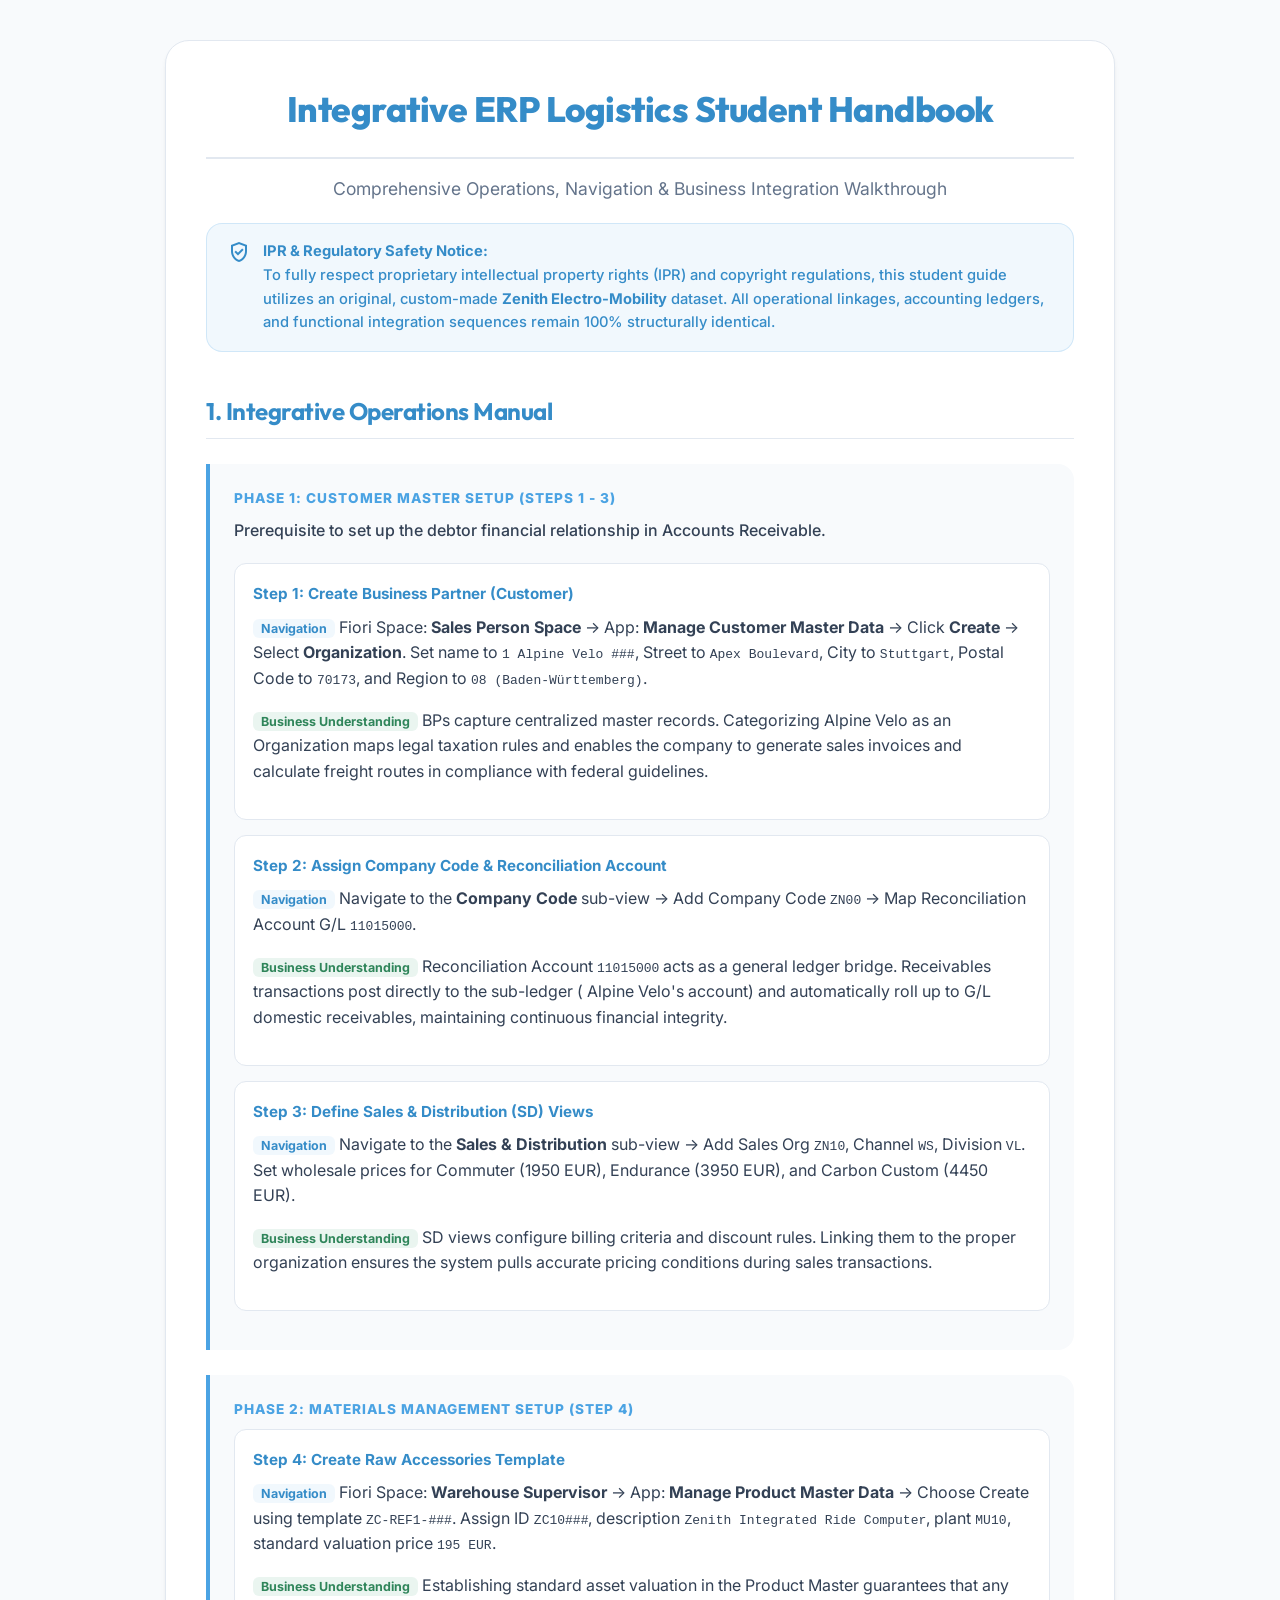
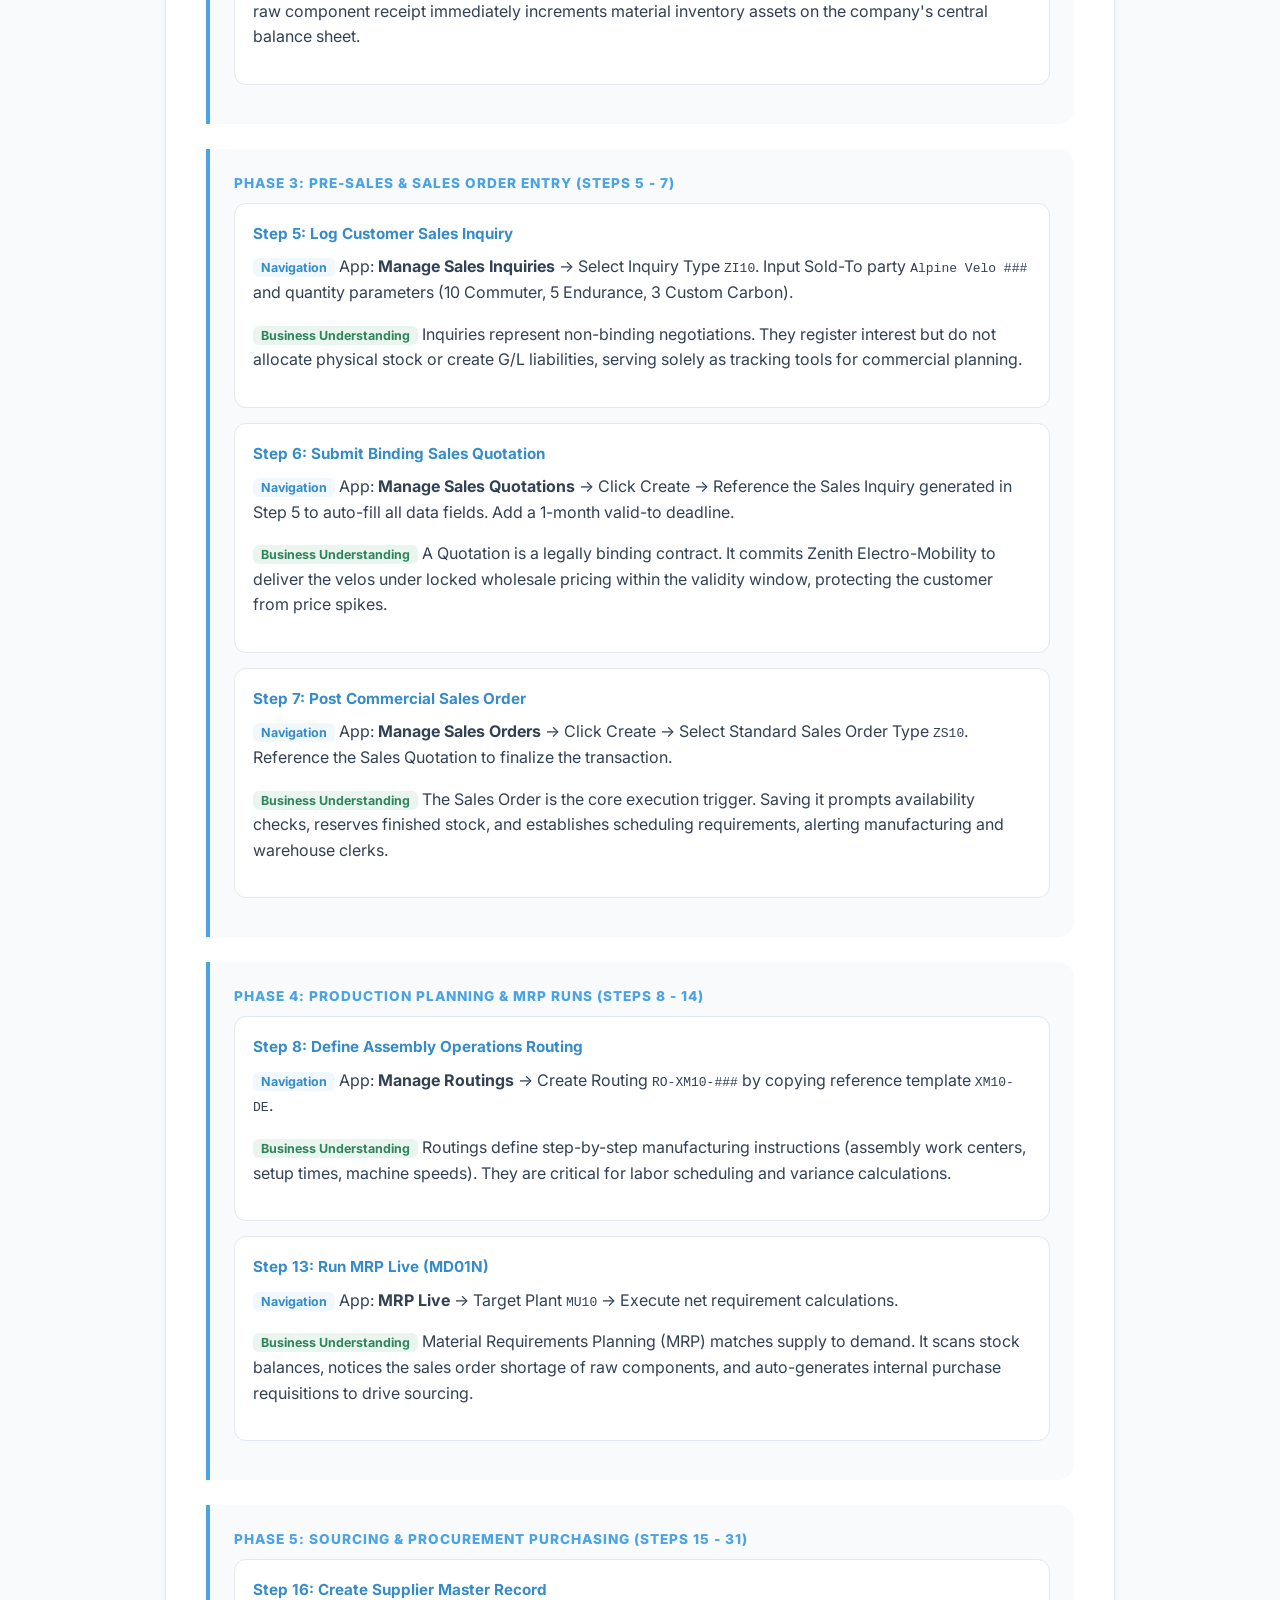
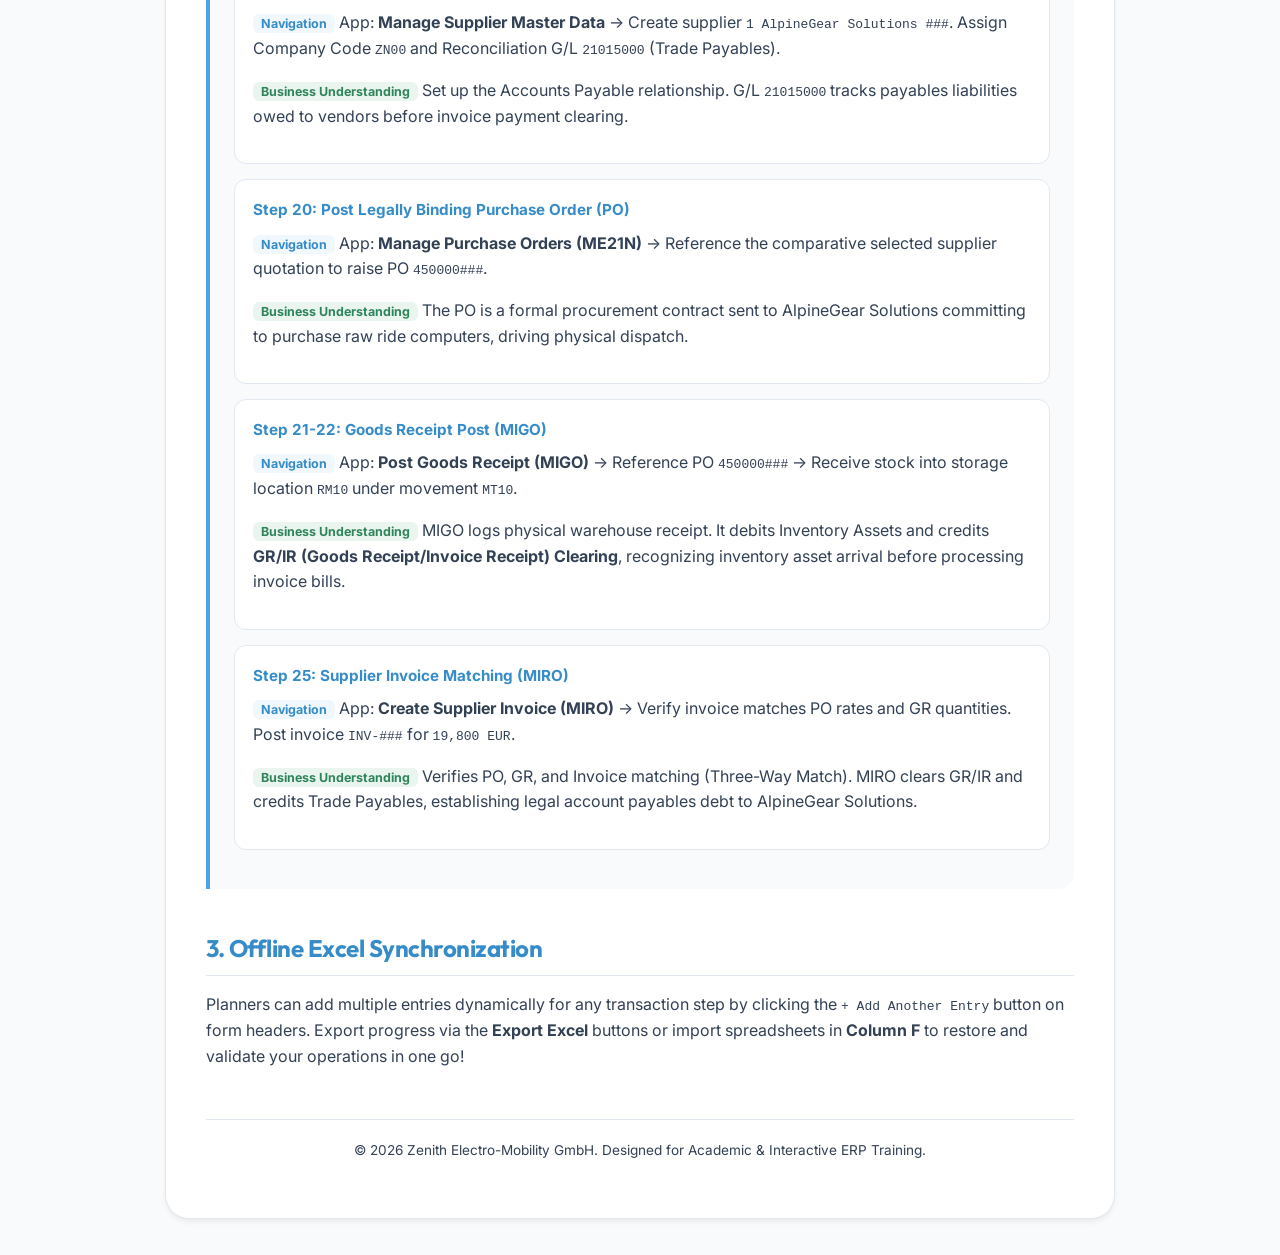
<file: HOW_TO_USE_GUIDE.html>
<!DOCTYPE html>
<html lang="en">
<head>
  <meta charset="UTF-8">
  <meta name="viewport" content="width=device-width, initial-scale=1.0">
  <title>Zenith Electro-Mobility ERP Case Study Student Guide</title>
  <!-- Google Fonts: Inter & Outfit -->
  <link rel="preconnect" href="https://fonts.googleapis.com">
  <link rel="preconnect" href="https://fonts.gstatic.com" crossorigin>
  <link href="https://fonts.googleapis.com/css2?family=Inter:wght@400;500;600;700&family=Outfit:wght@500;600;700;800&display=swap" rel="stylesheet">
  <link href="https://fonts.googleapis.com/css2?family=Material+Symbols+Outlined:opsz,wght,FILL,GRAD@20..48,100..700,0..1,-50..200" rel="stylesheet" />
  
  <style>
    :root {
      --primary: #4ba3e3;
      --primary-dark: #358cc8;
      --primary-glow: rgba(75, 163, 227, 0.08);
      --background: #f8fafc;
      --panel-bg: #ffffff;
      --text-main: #1e293b;
      --text-muted: #64748b;
      --border: #e2e8f0;
      --card-shadow: 0 4px 6px -1px rgba(0, 0, 0, 0.05), 0 2px 4px -1px rgba(0, 0, 0, 0.03);
    }

    * {
      box-sizing: border-box;
      margin: 0;
      padding: 0;
    }

    body {
      font-family: 'Inter', -apple-system, BlinkMacSystemFont, "Segoe UI", Roboto, sans-serif;
      background-color: var(--background);
      color: var(--text-main);
      line-height: 1.6;
      padding: 40px 20px;
    }

    .container {
      max-width: 950px;
      margin: 0 auto;
      background: var(--panel-bg);
      padding: 40px;
      border-radius: 24px;
      box-shadow: var(--card-shadow);
      border: 1px solid var(--border);
    }

    h1, h2, h3, h4 {
      font-family: 'Outfit', sans-serif;
      color: var(--text-main);
      margin-top: 30px;
      margin-bottom: 16px;
      letter-spacing: -0.5px;
    }

    h1 {
      font-size: 2.2rem;
      font-weight: 800;
      color: var(--primary-dark);
      text-align: center;
      margin-top: 0;
      border-bottom: 2px solid var(--border);
      padding-bottom: 20px;
    }

    h2 {
      font-size: 1.5rem;
      font-weight: 700;
      border-bottom: 1px solid var(--border);
      padding-bottom: 8px;
      margin-top: 40px;
      color: var(--primary-dark);
    }

    h3 {
      font-size: 1.2rem;
      font-weight: 700;
      margin-top: 25px;
      color: #334155;
      display: flex;
      align-items: center;
      gap: 8px;
    }

    p {
      margin-bottom: 16px;
      color: #334155;
    }

    ul, ol {
      margin-bottom: 20px;
      padding-left: 24px;
    }

    li {
      margin-bottom: 8px;
    }

    /* Premium Mapping Table Styles */
    table {
      width: 100%;
      border-collapse: collapse;
      margin: 25px 0;
      font-size: 0.92rem;
    }

    th, td {
      border: 1px solid var(--border);
      padding: 12px 16px;
      text-align: left;
    }

    th {
      background-color: var(--primary-glow);
      color: var(--text-main);
      font-weight: 700;
    }

    tr:nth-child(even) {
      background-color: #f8fafc;
    }

    /* GitHub style alerts */
    .alert {
      padding: 16px 20px;
      border-radius: 16px;
      margin: 20px 0;
      font-weight: 500;
      font-size: 0.92rem;
      display: flex;
      gap: 12px;
      align-items: flex-start;
    }

    .alert.important {
      background-color: rgba(75, 163, 227, 0.08);
      border: 1px solid rgba(75, 163, 227, 0.2);
      color: var(--primary-dark);
    }

    .alert-icon {
      font-family: 'Material Symbols Outlined';
      font-size: 24px;
      font-style: normal;
      font-weight: normal;
      line-height: 1;
      display: inline-block;
    }

    /* Highlight blocks */
    .phase-block {
      background: var(--background);
      border-left: 4px solid var(--primary);
      padding: 24px;
      border-radius: 0 16px 16px 0;
      margin: 25px 0;
    }

    .phase-title {
      font-weight: 800;
      text-transform: uppercase;
      font-size: 0.85rem;
      color: var(--primary);
      letter-spacing: 1px;
      display: block;
      margin-bottom: 8px;
    }

    .step-detail {
      background: #ffffff;
      border: 1px solid var(--border);
      padding: 18px;
      border-radius: 12px;
      margin-bottom: 15px;
    }

    .step-header {
      font-weight: 700;
      font-size: 0.95rem;
      color: var(--primary-dark);
      margin-bottom: 8px;
      display: flex;
      align-items: center;
      gap: 6px;
    }

    .step-subhead {
      font-size: 0.85rem;
      font-weight: 600;
      color: var(--text-muted);
      margin-top: 8px;
    }

    .badge-nav {
      background-color: var(--primary-glow);
      color: var(--primary-dark);
      padding: 2px 8px;
      border-radius: 6px;
      font-weight: 700;
      font-size: 0.78rem;
    }

    .badge-biz {
      background-color: rgba(56, 161, 105, 0.1);
      color: #2f855a;
      padding: 2px 8px;
      border-radius: 6px;
      font-weight: 700;
      font-size: 0.78rem;
    }

    .footer {
      text-align: center;
      margin-top: 50px;
      font-size: 0.85rem;
      color: var(--text-muted);
      border-top: 1px solid var(--border);
      padding-top: 20px;
    }
  </style>
</head>
<body>

  <div class="container">
    <h1>Integrative ERP Logistics Student Handbook</h1>
    <p style="text-align: center; font-size: 1.1rem; color: var(--text-muted); margin-top: 10px;">Comprehensive Operations, Navigation &amp; Business Integration Walkthrough</p>

    <div class="alert important">
      <span class="alert-icon">verified_user</span>
      <div>
        <strong>IPR &amp; Regulatory Safety Notice:</strong><br>
        To fully respect proprietary intellectual property rights (IPR) and copyright regulations, this student guide utilizes an original, custom-made <strong>Zenith Electro-Mobility</strong> dataset. 
        All operational linkages, accounting ledgers, and functional integration sequences remain 100% structurally identical.
      </div>
    </div>

    <h2>1. Integrative Operations Manual</h2>

    <div class="phase-block">
      <span class="phase-title">Phase 1: Customer Master Setup (Steps 1 - 3)</span>
      <p style="margin-bottom: 20px; font-weight: 500;">Prerequisite to set up the debtor financial relationship in Accounts Receivable.</p>

      <div class="step-detail">
        <div class="step-header">Step 1: Create Business Partner (Customer)</div>
        <p><span class="badge-nav">Navigation</span> Fiori Space: <strong>Sales Person Space</strong> &rarr; App: <strong>Manage Customer Master Data</strong> &rarr; Click <strong>Create</strong> &rarr; Select <strong>Organization</strong>. Set name to <code>1 Alpine Velo ###</code>, Street to <code>Apex Boulevard</code>, City to <code>Stuttgart</code>, Postal Code to <code>70173</code>, and Region to <code>08 (Baden-Württemberg)</code>.</p>
        <p><span class="badge-biz">Business Understanding</span> BPs capture centralized master records. Categorizing Alpine Velo as an Organization maps legal taxation rules and enables the company to generate sales invoices and calculate freight routes in compliance with federal guidelines.</p>
      </div>

      <div class="step-detail">
        <div class="step-header">Step 2: Assign Company Code &amp; Reconciliation Account</div>
        <p><span class="badge-nav">Navigation</span> Navigate to the <strong>Company Code</strong> sub-view &rarr; Add Company Code <code>ZN00</code> &rarr; Map Reconciliation Account G/L <code>11015000</code>.</p>
        <p><span class="badge-biz">Business Understanding</span> Reconciliation Account <code>11015000</code> acts as a general ledger bridge. Receivables transactions post directly to the sub-ledger ( Alpine Velo's account) and automatically roll up to G/L domestic receivables, maintaining continuous financial integrity.</p>
      </div>

      <div class="step-detail">
        <div class="step-header">Step 3: Define Sales &amp; Distribution (SD) Views</div>
        <p><span class="badge-nav">Navigation</span> Navigate to the <strong>Sales &amp; Distribution</strong> sub-view &rarr; Add Sales Org <code>ZN10</code>, Channel <code>WS</code>, Division <code>VL</code>. Set wholesale prices for Commuter (1950 EUR), Endurance (3950 EUR), and Carbon Custom (4450 EUR).</p>
        <p><span class="badge-biz">Business Understanding</span> SD views configure billing criteria and discount rules. Linking them to the proper organization ensures the system pulls accurate pricing conditions during sales transactions.</p>
      </div>
    </div>

    <div class="phase-block">
      <span class="phase-title">Phase 2: Materials Management Setup (Step 4)</span>
      
      <div class="step-detail">
        <div class="step-header">Step 4: Create Raw Accessories Template</div>
        <p><span class="badge-nav">Navigation</span> Fiori Space: <strong>Warehouse Supervisor</strong> &rarr; App: <strong>Manage Product Master Data</strong> &rarr; Choose Create using template <code>ZC-REF1-###</code>. Assign ID <code>ZC10###</code>, description <code>Zenith Integrated Ride Computer</code>, plant <code>MU10</code>, standard valuation price <code>195 EUR</code>.</p>
        <p><span class="badge-biz">Business Understanding</span> Establishing standard asset valuation in the Product Master guarantees that any raw component receipt immediately increments material inventory assets on the company's central balance sheet.</p>
      </div>
    </div>

    <div class="phase-block">
      <span class="phase-title">Phase 3: Pre-Sales &amp; Sales Order entry (Steps 5 - 7)</span>

      <div class="step-detail">
        <div class="step-header">Step 5: Log Customer Sales Inquiry</div>
        <p><span class="badge-nav">Navigation</span> App: <strong>Manage Sales Inquiries</strong> &rarr; Select Inquiry Type <code>ZI10</code>. Input Sold-To party <code>Alpine Velo ###</code> and quantity parameters (10 Commuter, 5 Endurance, 3 Custom Carbon).</p>
        <p><span class="badge-biz">Business Understanding</span> Inquiries represent non-binding negotiations. They register interest but do not allocate physical stock or create G/L liabilities, serving solely as tracking tools for commercial planning.</p>
      </div>

      <div class="step-detail">
        <div class="step-header">Step 6: Submit Binding Sales Quotation</div>
        <p><span class="badge-nav">Navigation</span> App: <strong>Manage Sales Quotations</strong> &rarr; Click Create &rarr; Reference the Sales Inquiry generated in Step 5 to auto-fill all data fields. Add a 1-month valid-to deadline.</p>
        <p><span class="badge-biz">Business Understanding</span> A Quotation is a legally binding contract. It commits Zenith Electro-Mobility to deliver the velos under locked wholesale pricing within the validity window, protecting the customer from price spikes.</p>
      </div>

      <div class="step-detail">
        <div class="step-header">Step 7: Post Commercial Sales Order</div>
        <p><span class="badge-nav">Navigation</span> App: <strong>Manage Sales Orders</strong> &rarr; Click Create &rarr; Select Standard Sales Order Type <code>ZS10</code>. Reference the Sales Quotation to finalize the transaction.</p>
        <p><span class="badge-biz">Business Understanding</span> The Sales Order is the core execution trigger. Saving it prompts availability checks, reserves finished stock, and establishes scheduling requirements, alerting manufacturing and warehouse clerks.</p>
      </div>
    </div>

    <div class="phase-block">
      <span class="phase-title">Phase 4: Production Planning &amp; MRP Runs (Steps 8 - 14)</span>

      <div class="step-detail">
        <div class="step-header">Step 8: Define Assembly Operations Routing</div>
        <p><span class="badge-nav">Navigation</span> App: <strong>Manage Routings</strong> &rarr; Create Routing <code>RO-XM10-###</code> by copying reference template <code>XM10-DE</code>.</p>
        <p><span class="badge-biz">Business Understanding</span> Routings define step-by-step manufacturing instructions (assembly work centers, setup times, machine speeds). They are critical for labor scheduling and variance calculations.</p>
      </div>

      <div class="step-detail">
        <div class="step-header">Step 13: Run MRP Live (MD01N)</div>
        <p><span class="badge-nav">Navigation</span> App: <strong>MRP Live</strong> &rarr; Target Plant <code>MU10</code> &rarr; Execute net requirement calculations.</p>
        <p><span class="badge-biz">Business Understanding</span> Material Requirements Planning (MRP) matches supply to demand. It scans stock balances, notices the sales order shortage of raw components, and auto-generates internal purchase requisitions to drive sourcing.</p>
      </div>
    </div>

    <div class="phase-block">
      <span class="phase-title">Phase 5: Sourcing &amp; Procurement purchasing (Steps 15 - 31)</span>

      <div class="step-detail">
        <div class="step-header">Step 16: Create Supplier Master Record</div>
        <p><span class="badge-nav">Navigation</span> App: <strong>Manage Supplier Master Data</strong> &rarr; Create supplier <code>1 AlpineGear Solutions ###</code>. Assign Company Code <code>ZN00</code> and Reconciliation G/L <code>21015000</code> (Trade Payables).</p>
        <p><span class="badge-biz">Business Understanding</span> Set up the Accounts Payable relationship. G/L <code>21015000</code> tracks payables liabilities owed to vendors before invoice payment clearing.</p>
      </div>

      <div class="step-detail">
        <div class="step-header">Step 20: Post Legally Binding Purchase Order (PO)</div>
        <p><span class="badge-nav">Navigation</span> App: <strong>Manage Purchase Orders (ME21N)</strong> &rarr; Reference the comparative selected supplier quotation to raise PO <code>450000###</code>.</p>
        <p><span class="badge-biz">Business Understanding</span> The PO is a formal procurement contract sent to AlpineGear Solutions committing to purchase raw ride computers, driving physical dispatch.</p>
      </div>

      <div class="step-detail">
        <div class="step-header">Step 21-22: Goods Receipt Post (MIGO)</div>
        <p><span class="badge-nav">Navigation</span> App: <strong>Post Goods Receipt (MIGO)</strong> &rarr; Reference PO <code>450000###</code> &rarr; Receive stock into storage location <code>RM10</code> under movement <code>MT10</code>.</p>
        <p><span class="badge-biz">Business Understanding</span> MIGO logs physical warehouse receipt. It debits Inventory Assets and credits <strong>GR/IR (Goods Receipt/Invoice Receipt) Clearing</strong>, recognizing inventory asset arrival before processing invoice bills.</p>
      </div>

      <div class="step-detail">
        <div class="step-header">Step 25: Supplier Invoice Matching (MIRO)</div>
        <p><span class="badge-nav">Navigation</span> App: <strong>Create Supplier Invoice (MIRO)</strong> &rarr; Verify invoice matches PO rates and GR quantities. Post invoice <code>INV-###</code> for <code>19,800 EUR</code>.</p>
        <p><span class="badge-biz">Business Understanding</span> Verifies PO, GR, and Invoice matching (Three-Way Match). MIRO clears GR/IR and credits Trade Payables, establishing legal account payables debt to AlpineGear Solutions.</p>
      </div>
    </div>

    <h2>3. Offline Excel Synchronization</h2>
    <p>Planners can add multiple entries dynamically for any transaction step by clicking the <code>+ Add Another Entry</code> button on form headers. Export progress via the <strong>Export Excel</strong> buttons or import spreadsheets in <strong>Column F</strong> to restore and validate your operations in one go!</p>

    <div class="footer">
      <p>&copy; 2026 Zenith Electro-Mobility GmbH. Designed for Academic &amp; Interactive ERP Training.</p>
    </div>
  </div>

</body>
</html>
</file>
